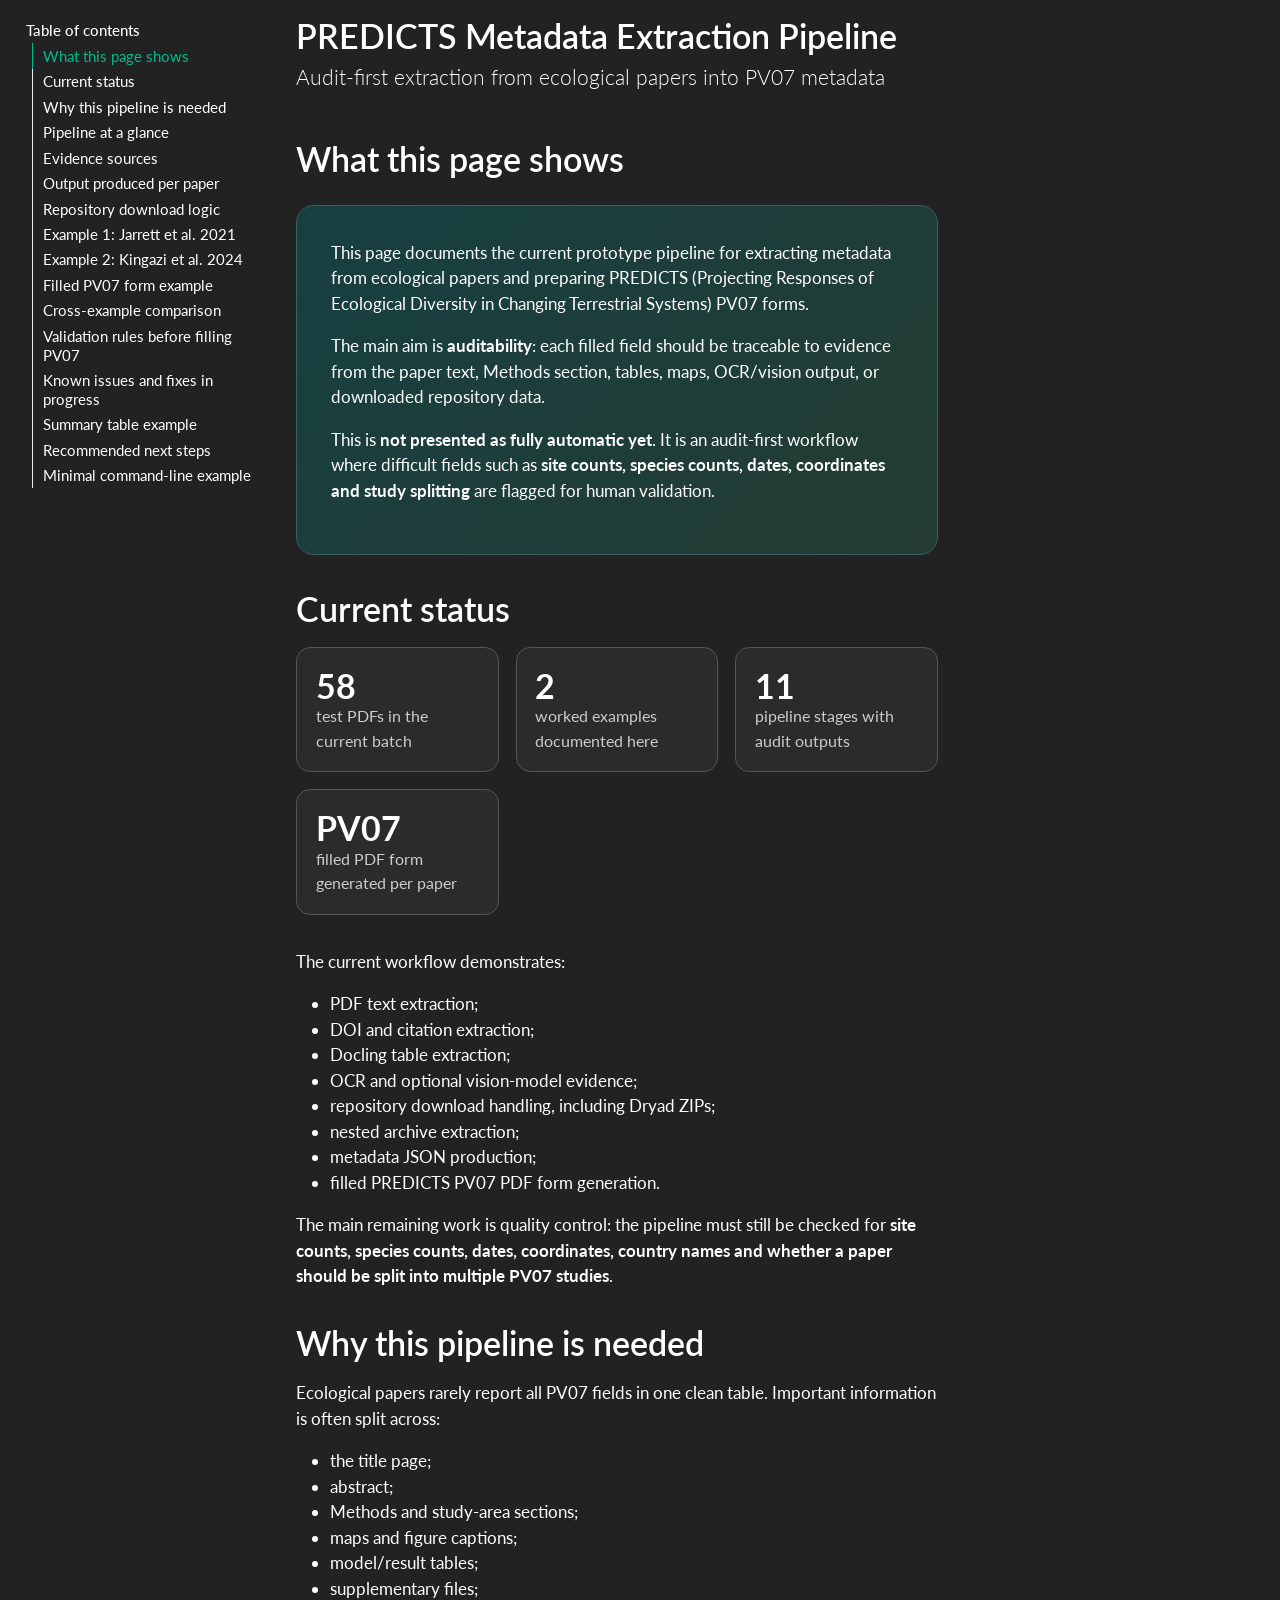
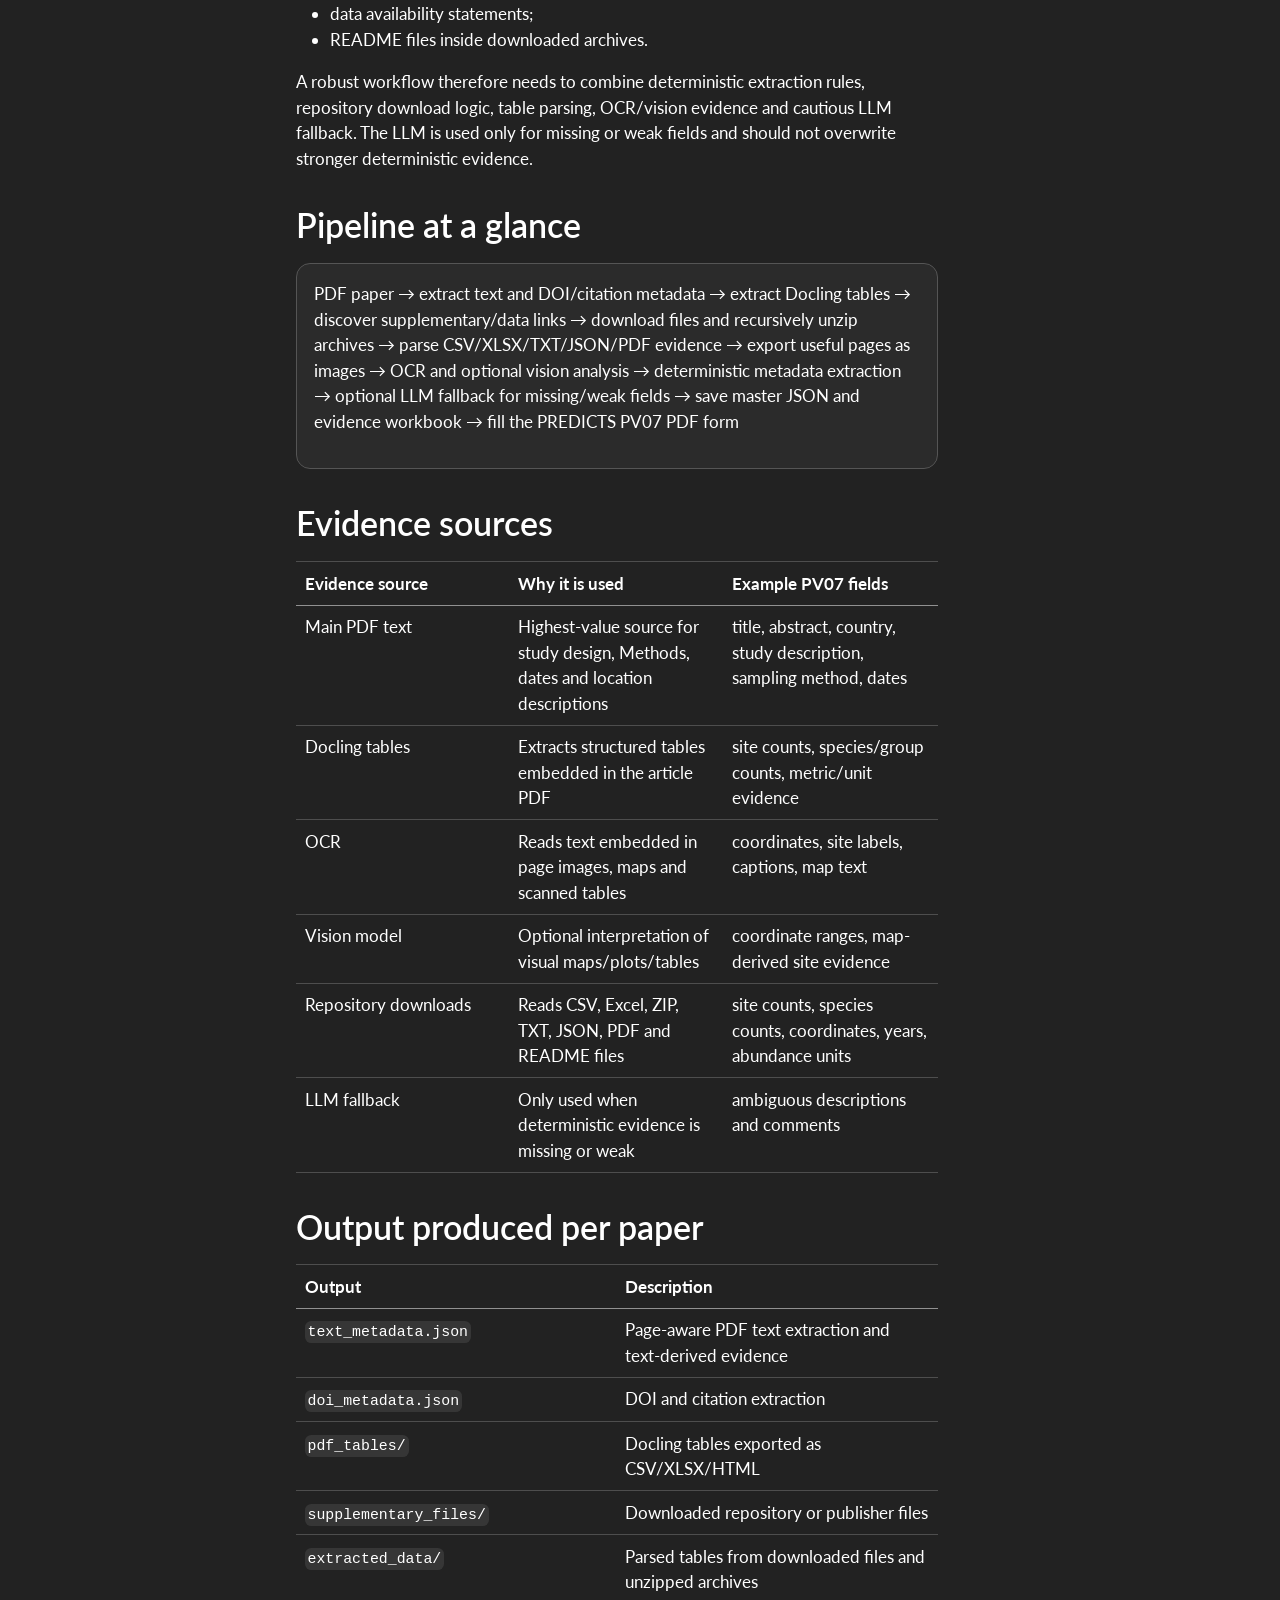
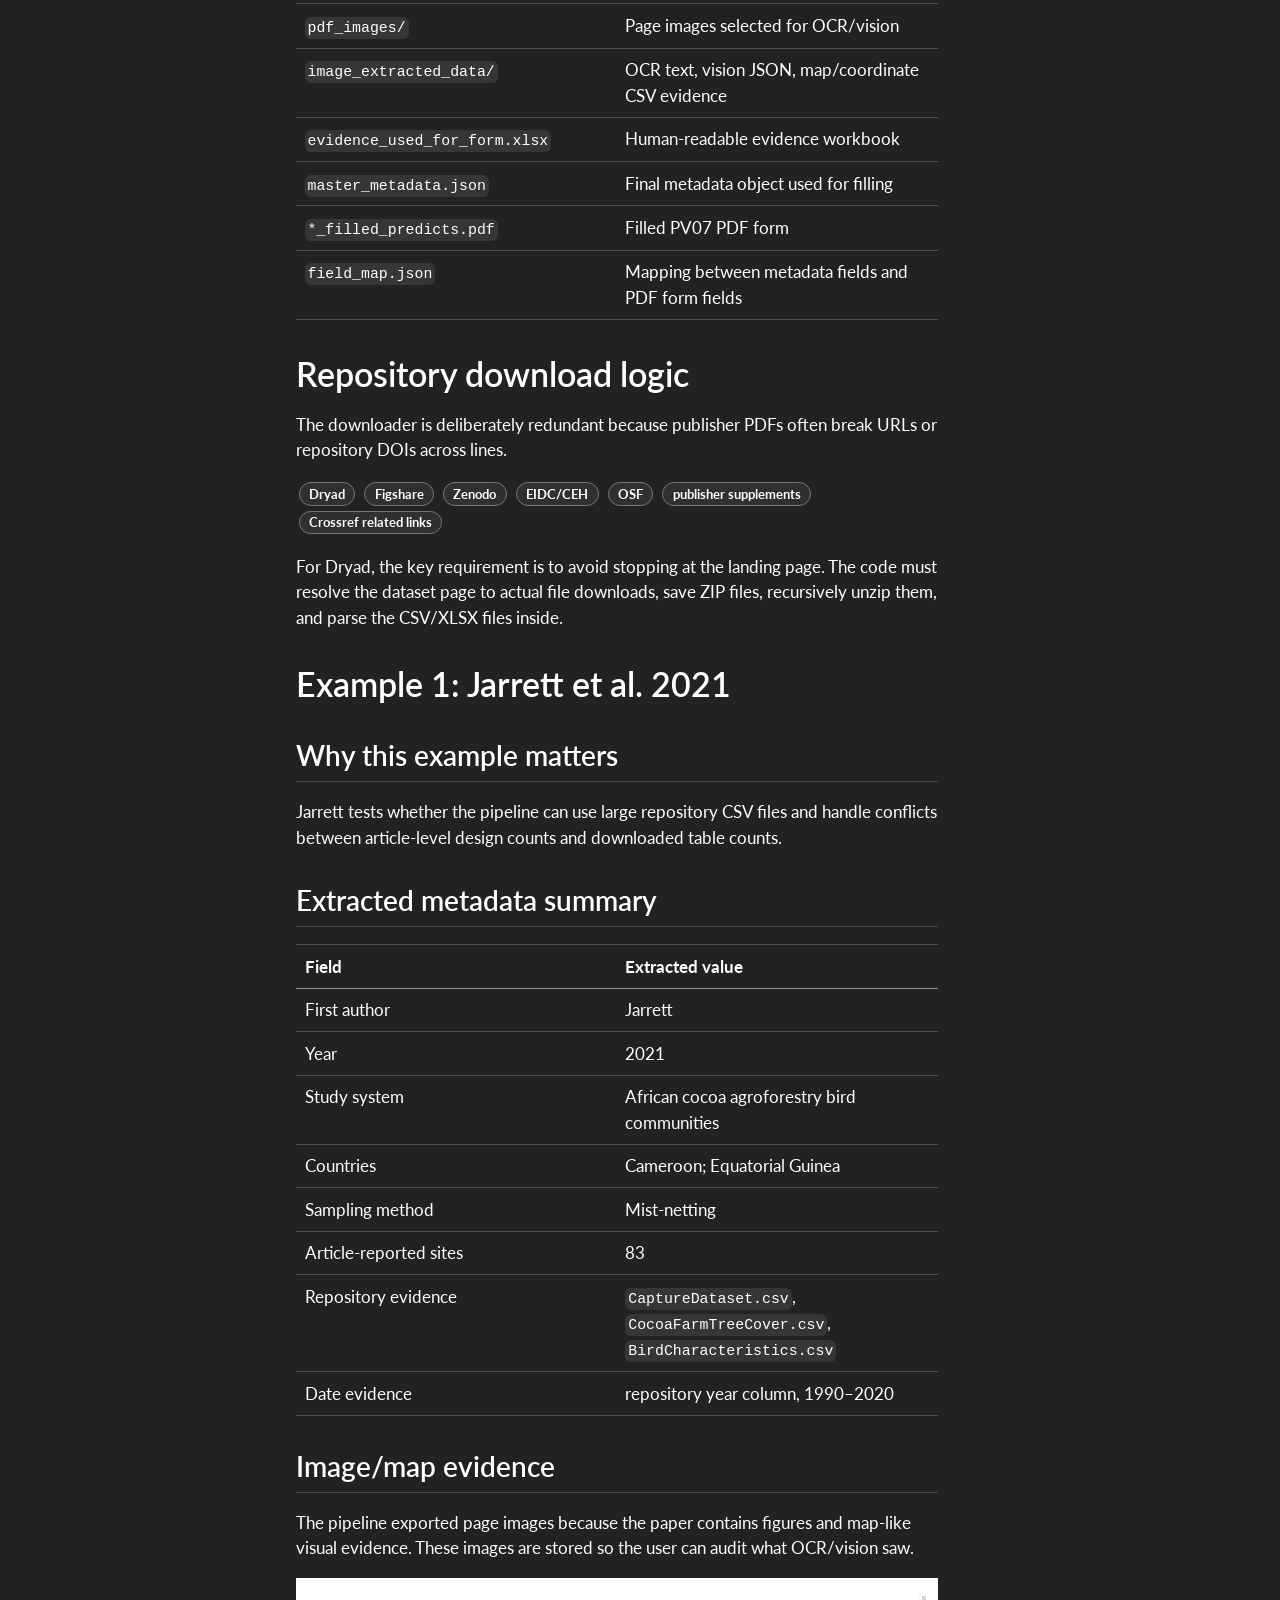
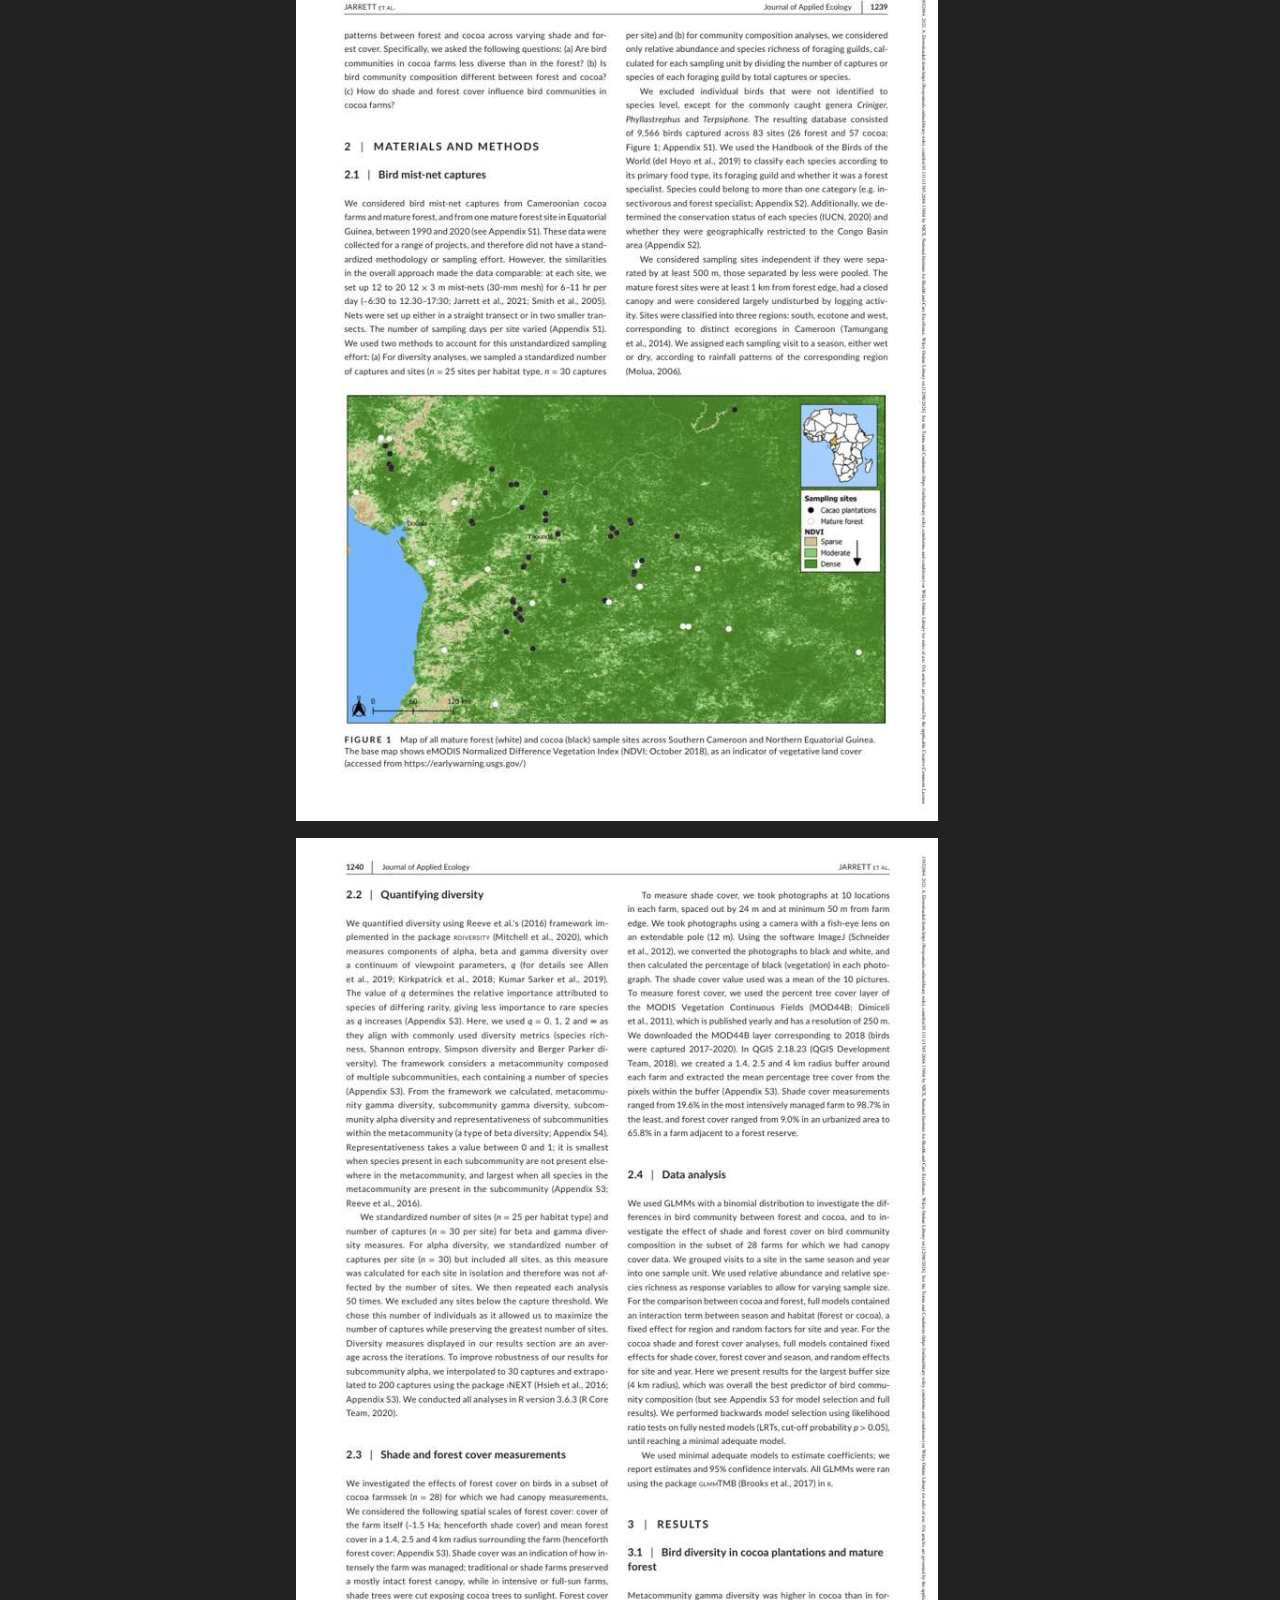
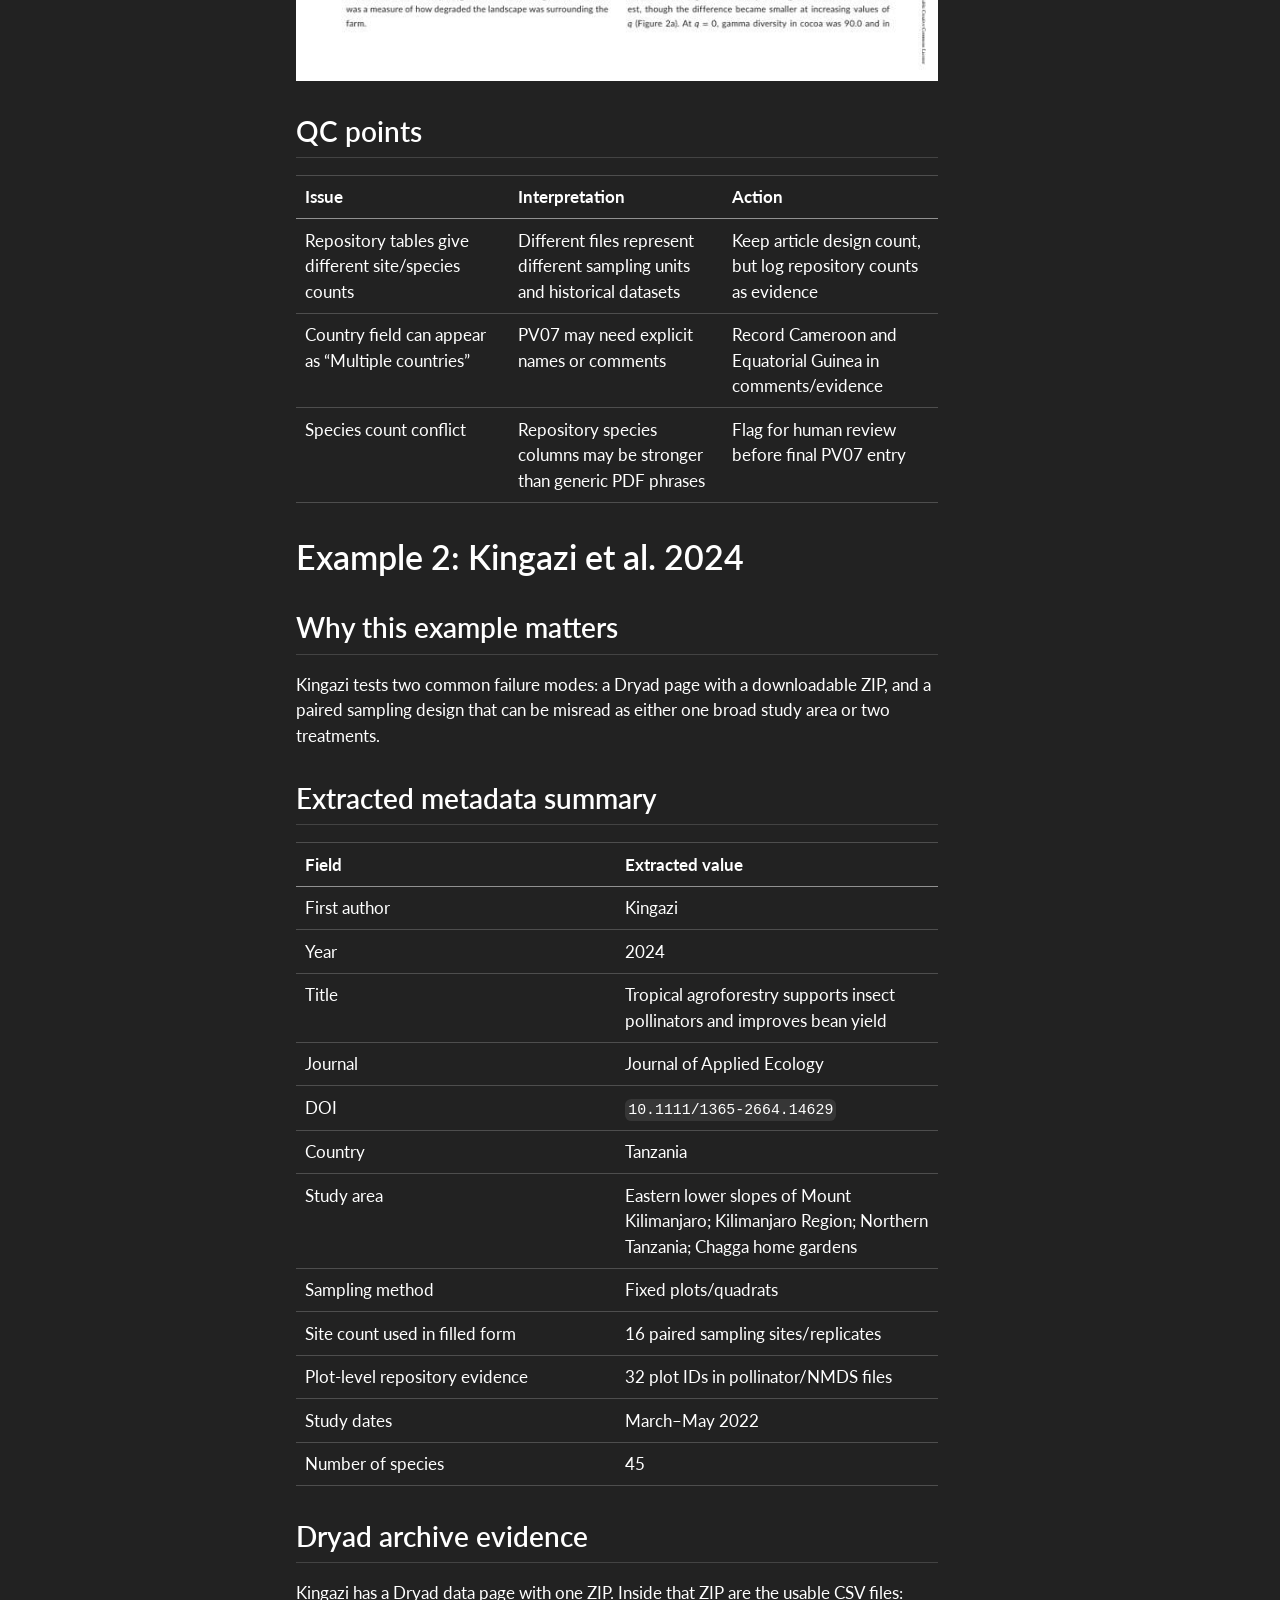
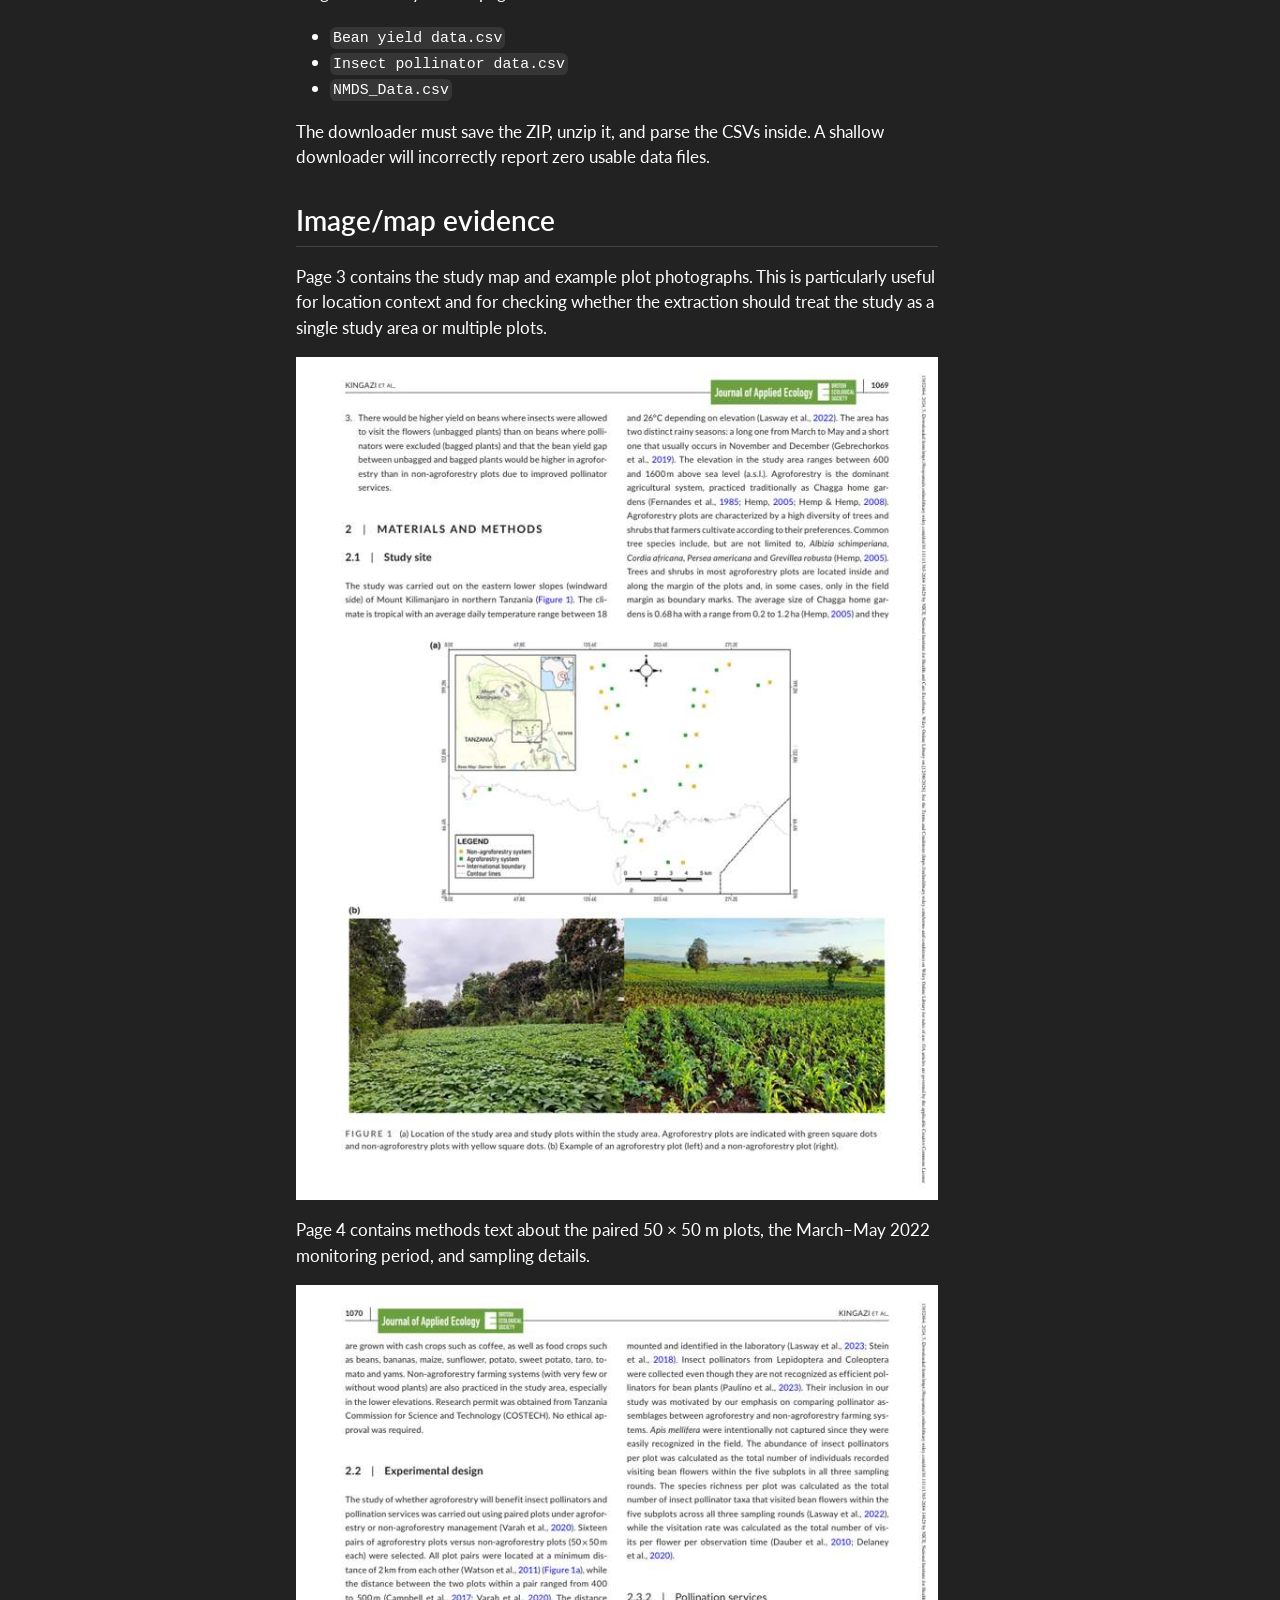
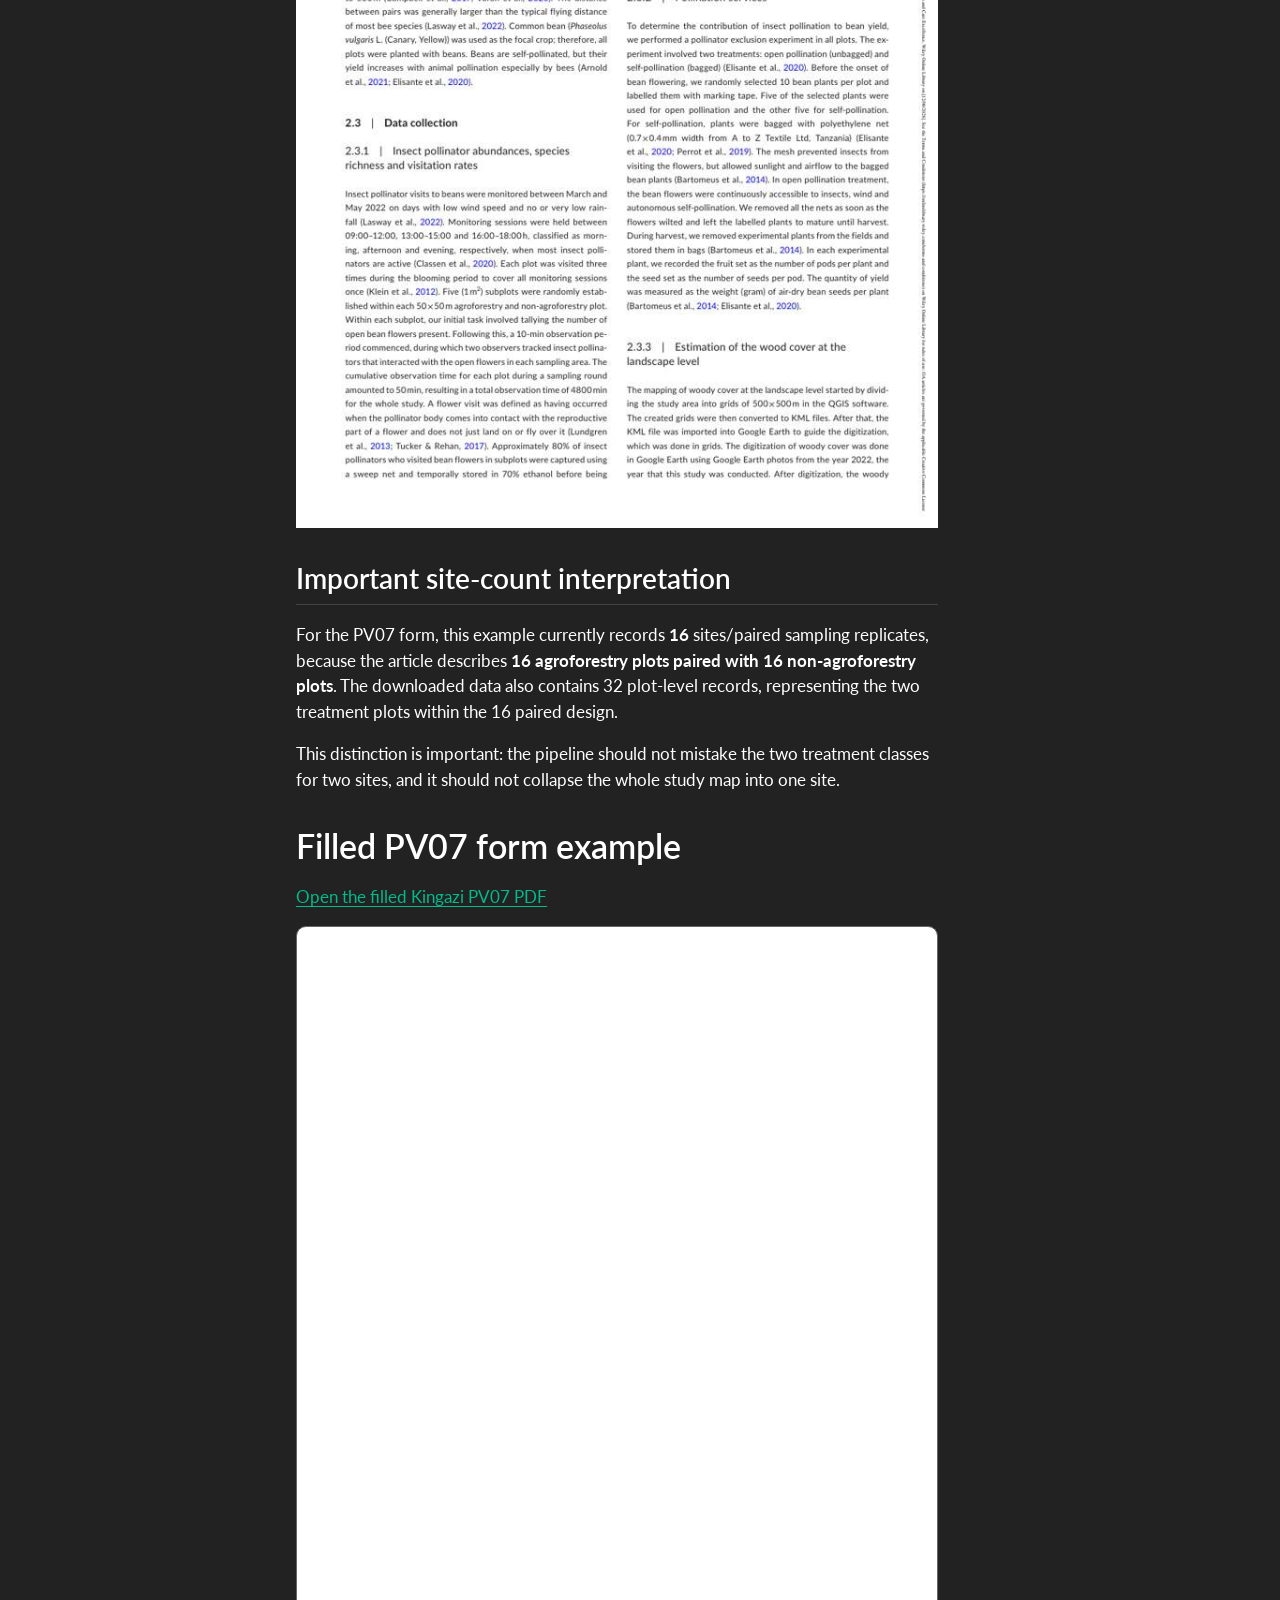
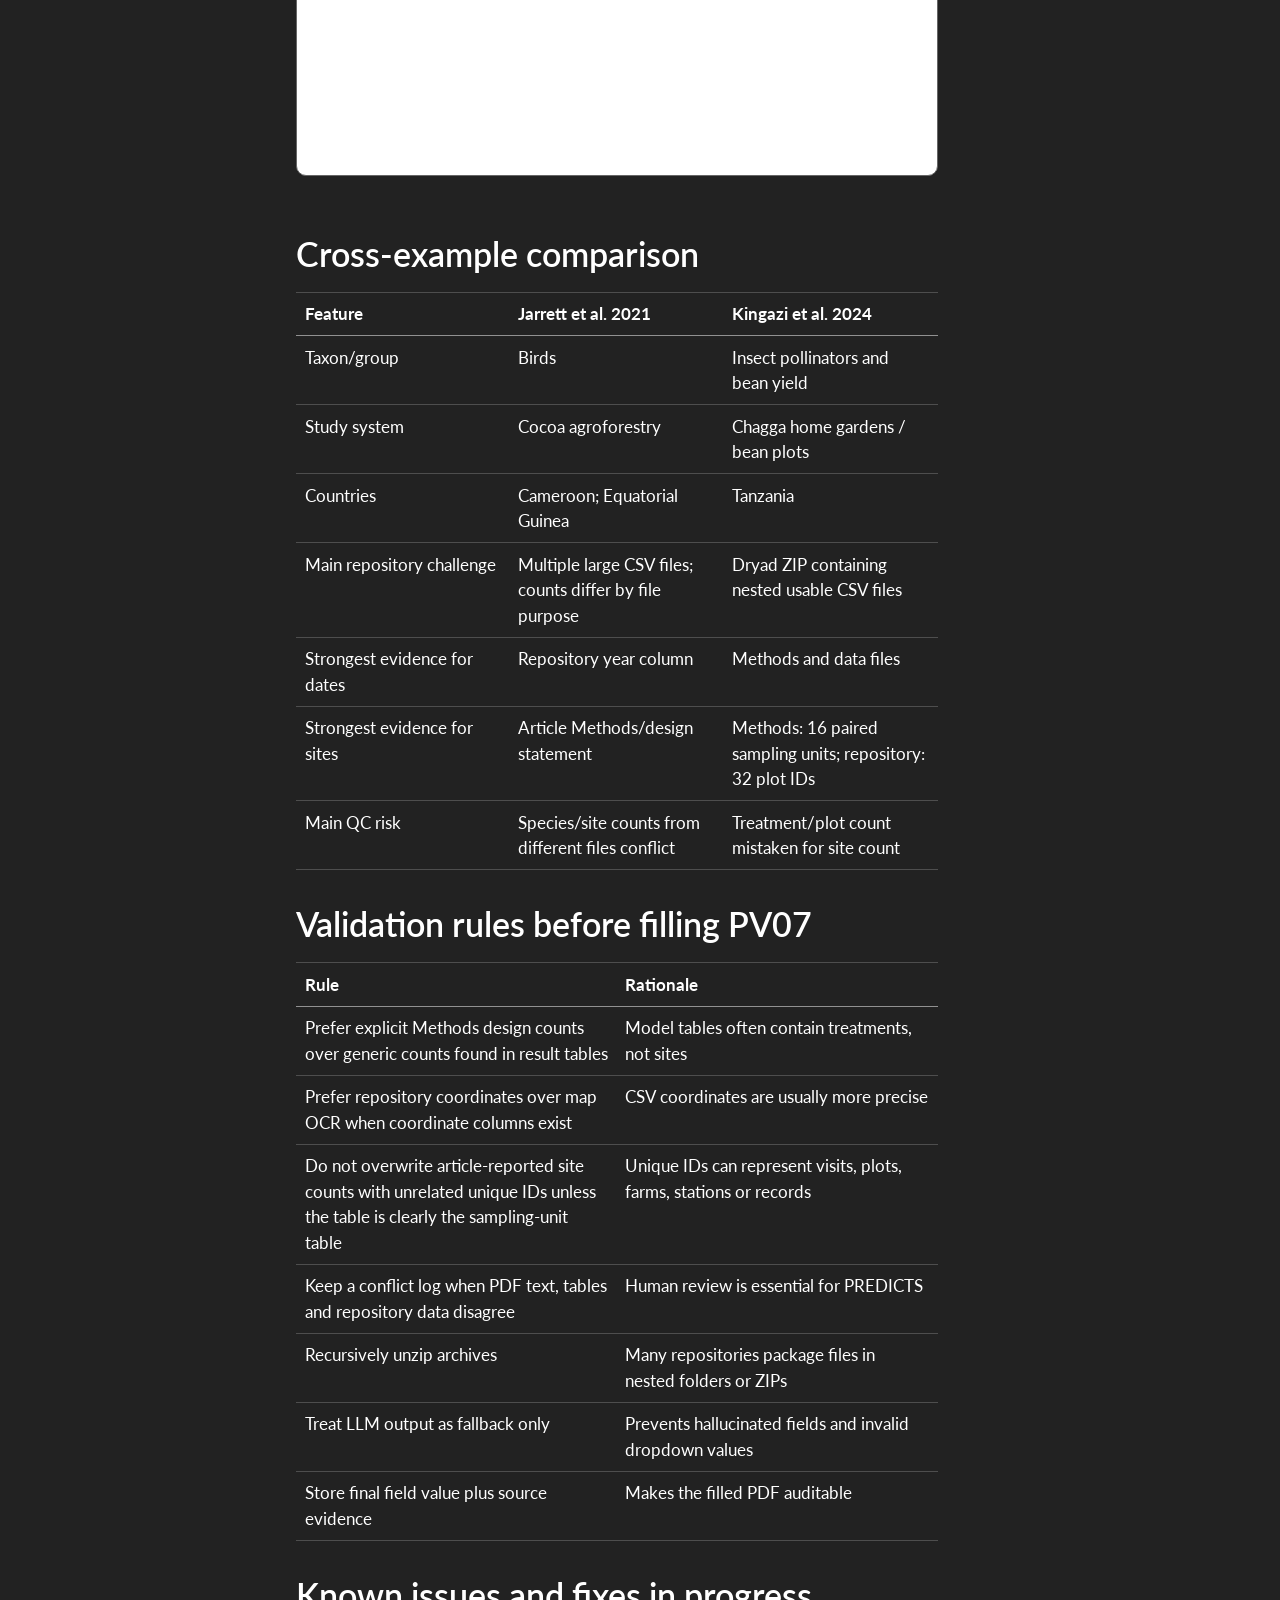
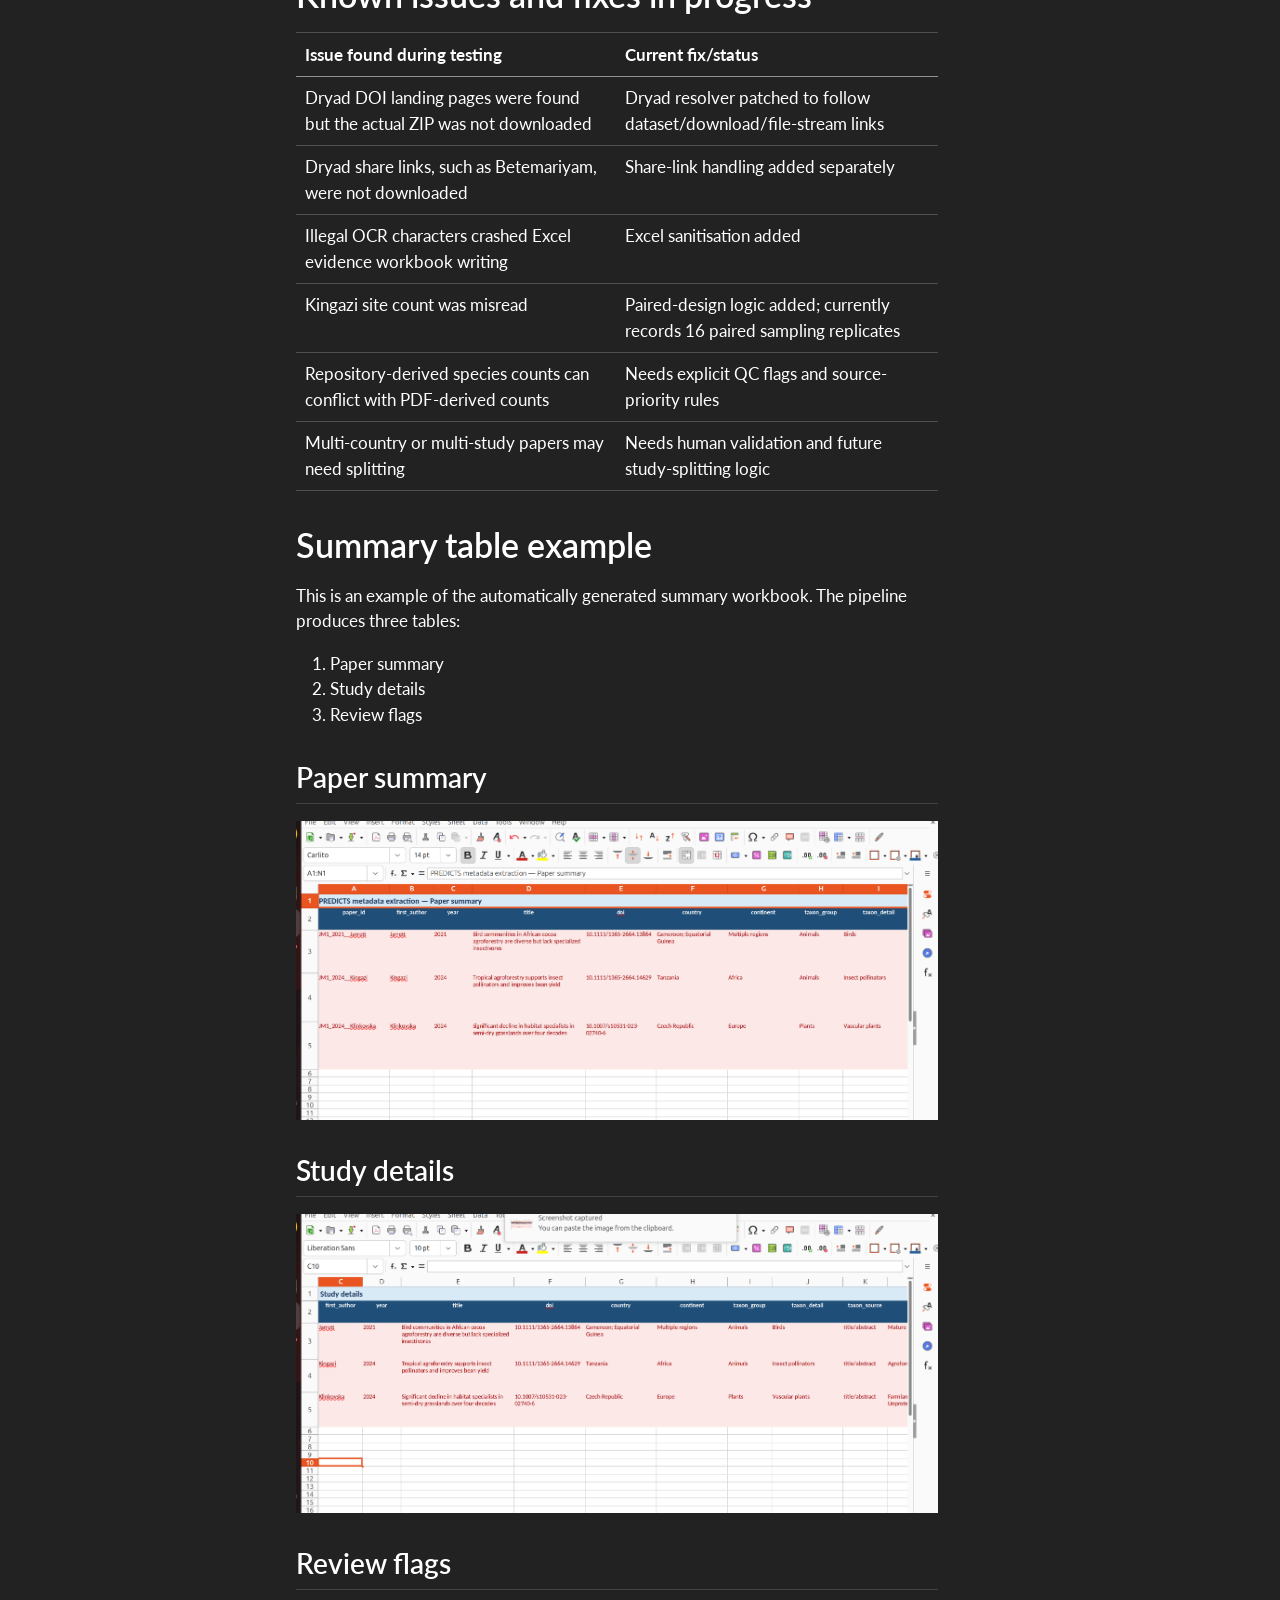
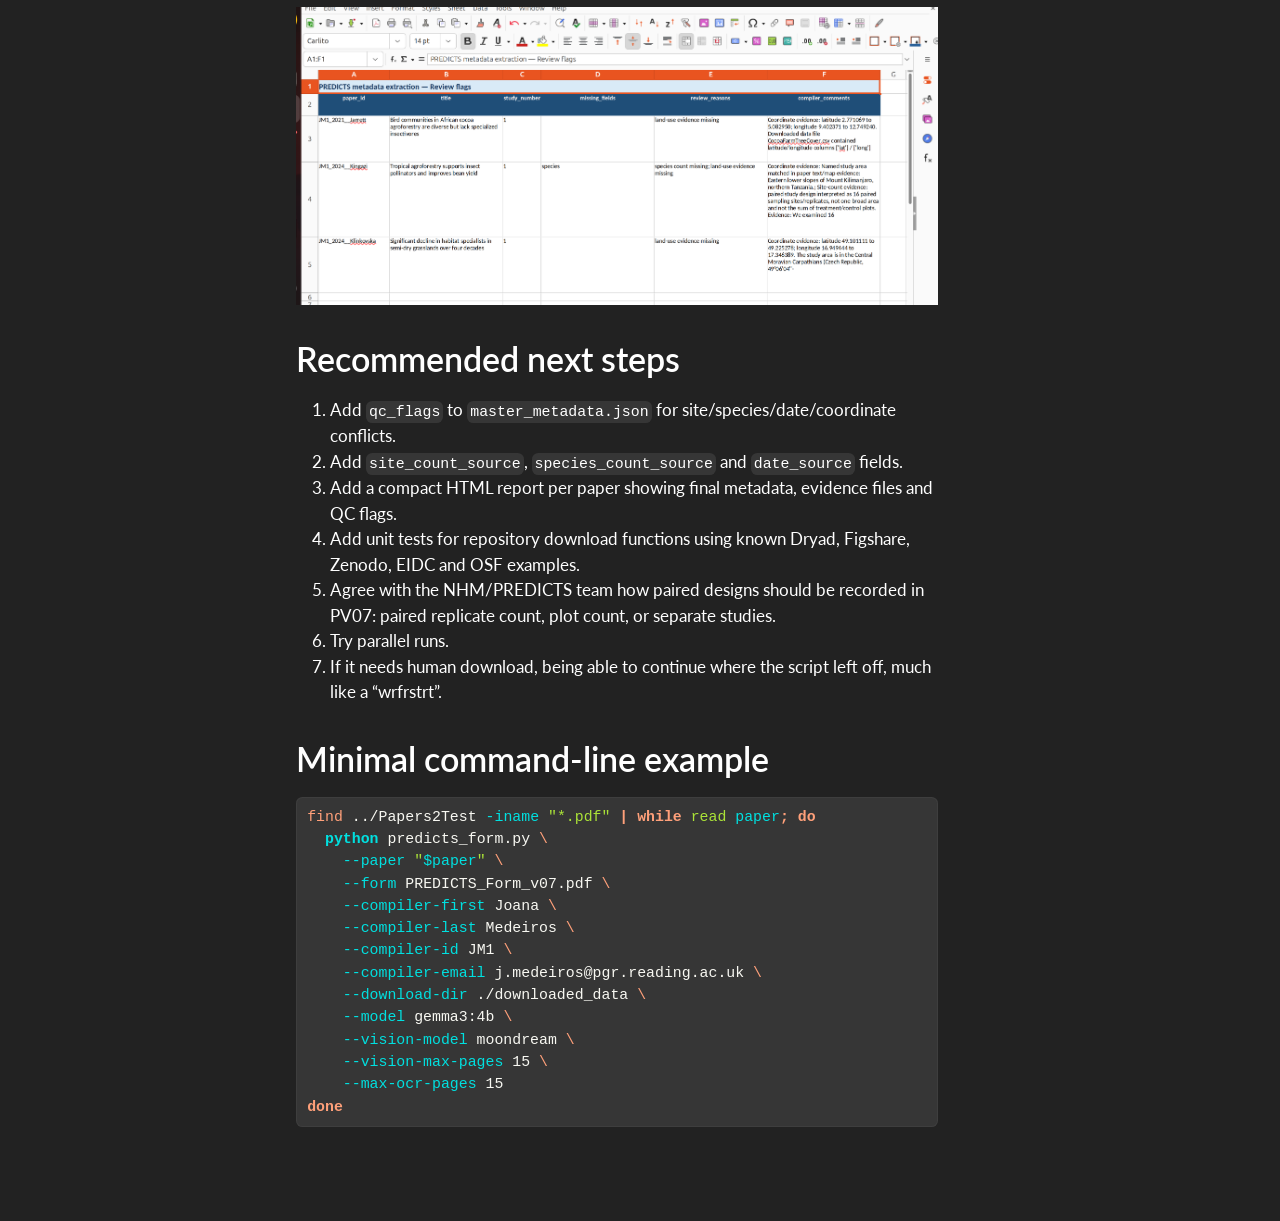
<file: docs/index.html>
<!DOCTYPE html>
<html xmlns="http://www.w3.org/1999/xhtml" lang="en" xml:lang="en"><head>

<meta charset="utf-8">
<meta name="generator" content="quarto-1.9.38">

<meta name="viewport" content="width=device-width, initial-scale=1.0, user-scalable=yes">


<title>PREDICTS Metadata Extraction Pipeline</title>
<style>
/* Default styles provided by pandoc.
** See https://pandoc.org/MANUAL.html#variables-for-html for config info.
*/
code{white-space: pre-wrap;}
span.smallcaps{font-variant: small-caps;}
div.columns{display: flex; gap: min(4vw, 1.5em);}
div.column{flex: auto; overflow-x: auto;}
div.hanging-indent{margin-left: 1.5em; text-indent: -1.5em;}
ul.task-list{list-style: none;}
ul.task-list li input[type="checkbox"] {
  width: 0.8em;
  margin: 0 0.8em 0.2em -1em; /* quarto-specific, see https://github.com/quarto-dev/quarto-cli/issues/4556 */ 
  vertical-align: middle;
}
/* CSS for syntax highlighting */
html { -webkit-text-size-adjust: 100%; }
pre > code.sourceCode { white-space: pre; position: relative; }
pre > code.sourceCode > span { display: inline-block; line-height: 1.25; }
pre > code.sourceCode > span:empty { height: 1.2em; }
.sourceCode { overflow: visible; }
code.sourceCode > span { color: inherit; text-decoration: inherit; }
div.sourceCode { margin: 1em 0; }
pre.sourceCode { margin: 0; }
@media screen {
div.sourceCode { overflow: auto; }
}
@media print {
pre > code.sourceCode { white-space: pre-wrap; }
pre > code.sourceCode > span { text-indent: -5em; padding-left: 5em; }
}
pre.numberSource code
  { counter-reset: source-line 0; }
pre.numberSource code > span
  { position: relative; left: -4em; counter-increment: source-line; }
pre.numberSource code > span > a:first-child::before
  { content: counter(source-line);
    position: relative; left: -1em; text-align: right; vertical-align: baseline;
    border: none; display: inline-block;
    -webkit-touch-callout: none; -webkit-user-select: none;
    -khtml-user-select: none; -moz-user-select: none;
    -ms-user-select: none; user-select: none;
    padding: 0 4px; width: 4em;
  }
pre.numberSource { margin-left: 3em;  padding-left: 4px; }
div.sourceCode
  {   }
@media screen {
pre > code.sourceCode > span > a:first-child::before { text-decoration: underline; }
}
</style>


<script src="pipeline_files/libs/clipboard/clipboard.min.js"></script>
<script src="pipeline_files/libs/quarto-html/quarto.js" type="module"></script>
<script src="pipeline_files/libs/quarto-html/tabsets/tabsets.js" type="module"></script>
<script src="pipeline_files/libs/quarto-html/popper.min.js"></script>
<script src="pipeline_files/libs/quarto-html/tippy.umd.min.js"></script>
<script src="pipeline_files/libs/quarto-html/anchor.min.js"></script>
<link href="pipeline_files/libs/quarto-html/tippy.css" rel="stylesheet">
<link href="pipeline_files/libs/quarto-html/quarto-syntax-highlighting-dark-0a6b7249c26820e032cb0bd839ff02b1.css" rel="stylesheet" id="quarto-text-highlighting-styles">
<script src="pipeline_files/libs/bootstrap/bootstrap.min.js"></script>
<link href="pipeline_files/libs/bootstrap/bootstrap-icons.css" rel="stylesheet">
<link href="pipeline_files/libs/bootstrap/bootstrap-7520ffd05d4f72888efbdd741da2811d.min.css" rel="stylesheet" append-hash="true" id="quarto-bootstrap" data-mode="dark">
<style>html{ scroll-behavior: smooth; }</style>


</head>

<body class="quarto-light">

<div id="quarto-content" class="page-columns page-rows-contents page-layout-article toc-left">
<div id="quarto-sidebar-toc-left" class="sidebar toc-left">
  <nav id="TOC" role="doc-toc" class="toc-active">
    <h2 id="toc-title">Table of contents</h2>
   
  <ul>
  <li><a href="#what-this-page-shows" id="toc-what-this-page-shows" class="nav-link active" data-scroll-target="#what-this-page-shows">What this page shows</a></li>
  <li><a href="#current-status" id="toc-current-status" class="nav-link" data-scroll-target="#current-status">Current status</a></li>
  <li><a href="#why-this-pipeline-is-needed" id="toc-why-this-pipeline-is-needed" class="nav-link" data-scroll-target="#why-this-pipeline-is-needed">Why this pipeline is needed</a></li>
  <li><a href="#pipeline-at-a-glance" id="toc-pipeline-at-a-glance" class="nav-link" data-scroll-target="#pipeline-at-a-glance">Pipeline at a glance</a></li>
  <li><a href="#evidence-sources" id="toc-evidence-sources" class="nav-link" data-scroll-target="#evidence-sources">Evidence sources</a></li>
  <li><a href="#output-produced-per-paper" id="toc-output-produced-per-paper" class="nav-link" data-scroll-target="#output-produced-per-paper">Output produced per paper</a></li>
  <li><a href="#repository-download-logic" id="toc-repository-download-logic" class="nav-link" data-scroll-target="#repository-download-logic">Repository download logic</a></li>
  <li><a href="#example-1-jarrett-et-al.-2021" id="toc-example-1-jarrett-et-al.-2021" class="nav-link" data-scroll-target="#example-1-jarrett-et-al.-2021">Example 1: Jarrett et al.&nbsp;2021</a>
  <ul class="collapse">
  <li><a href="#why-this-example-matters" id="toc-why-this-example-matters" class="nav-link" data-scroll-target="#why-this-example-matters">Why this example matters</a></li>
  <li><a href="#extracted-metadata-summary" id="toc-extracted-metadata-summary" class="nav-link" data-scroll-target="#extracted-metadata-summary">Extracted metadata summary</a></li>
  <li><a href="#imagemap-evidence" id="toc-imagemap-evidence" class="nav-link" data-scroll-target="#imagemap-evidence">Image/map evidence</a></li>
  <li><a href="#qc-points" id="toc-qc-points" class="nav-link" data-scroll-target="#qc-points">QC points</a></li>
  </ul></li>
  <li><a href="#example-2-kingazi-et-al.-2024" id="toc-example-2-kingazi-et-al.-2024" class="nav-link" data-scroll-target="#example-2-kingazi-et-al.-2024">Example 2: Kingazi et al.&nbsp;2024</a>
  <ul class="collapse">
  <li><a href="#why-this-example-matters-1" id="toc-why-this-example-matters-1" class="nav-link" data-scroll-target="#why-this-example-matters-1">Why this example matters</a></li>
  <li><a href="#extracted-metadata-summary-1" id="toc-extracted-metadata-summary-1" class="nav-link" data-scroll-target="#extracted-metadata-summary-1">Extracted metadata summary</a></li>
  <li><a href="#dryad-archive-evidence" id="toc-dryad-archive-evidence" class="nav-link" data-scroll-target="#dryad-archive-evidence">Dryad archive evidence</a></li>
  <li><a href="#imagemap-evidence-1" id="toc-imagemap-evidence-1" class="nav-link" data-scroll-target="#imagemap-evidence-1">Image/map evidence</a></li>
  <li><a href="#important-site-count-interpretation" id="toc-important-site-count-interpretation" class="nav-link" data-scroll-target="#important-site-count-interpretation">Important site-count interpretation</a></li>
  </ul></li>
  <li><a href="#filled-pv07-form-example" id="toc-filled-pv07-form-example" class="nav-link" data-scroll-target="#filled-pv07-form-example">Filled PV07 form example</a></li>
  <li><a href="#cross-example-comparison" id="toc-cross-example-comparison" class="nav-link" data-scroll-target="#cross-example-comparison">Cross-example comparison</a></li>
  <li><a href="#validation-rules-before-filling-pv07" id="toc-validation-rules-before-filling-pv07" class="nav-link" data-scroll-target="#validation-rules-before-filling-pv07">Validation rules before filling PV07</a></li>
  <li><a href="#known-issues-and-fixes-in-progress" id="toc-known-issues-and-fixes-in-progress" class="nav-link" data-scroll-target="#known-issues-and-fixes-in-progress">Known issues and fixes in progress</a></li>
  <li><a href="#summary-table-example" id="toc-summary-table-example" class="nav-link" data-scroll-target="#summary-table-example">Summary table example</a>
  <ul class="collapse">
  <li><a href="#paper-summary" id="toc-paper-summary" class="nav-link" data-scroll-target="#paper-summary">Paper summary</a></li>
  <li><a href="#study-details" id="toc-study-details" class="nav-link" data-scroll-target="#study-details">Study details</a></li>
  <li><a href="#review-flags" id="toc-review-flags" class="nav-link" data-scroll-target="#review-flags">Review flags</a></li>
  </ul></li>
  <li><a href="#recommended-next-steps" id="toc-recommended-next-steps" class="nav-link" data-scroll-target="#recommended-next-steps">Recommended next steps</a></li>
  <li><a href="#minimal-command-line-example" id="toc-minimal-command-line-example" class="nav-link" data-scroll-target="#minimal-command-line-example">Minimal command-line example</a></li>
  </ul>
</nav>
</div>
<div id="quarto-margin-sidebar" class="sidebar margin-sidebar zindex-bottom">
</div>
<main class="content" id="quarto-document-content">

<header id="title-block-header" class="quarto-title-block default">
<div class="quarto-title">
<h1 class="title">PREDICTS Metadata Extraction Pipeline</h1>
<p class="subtitle lead">Audit-first extraction from ecological papers into PV07 metadata</p>
</div>



<div class="quarto-title-meta">

    
  
    
  </div>
  


</header>


<style>
.hero {
  background: linear-gradient(135deg, #173f42, #243c32);
  border: 1px solid #3c6061;
  border-radius: 18px;
  padding: 2rem;
  margin: 1.5rem 0 2rem 0;
}
.hero h1, .hero h2, .hero h3 { margin-top: 0; }
.status-grid {
  display: grid;
  grid-template-columns: repeat(auto-fit, minmax(180px, 1fr));
  gap: 1rem;
  margin: 1rem 0 2rem 0;
}
.status-card {
  border: 1px solid #555;
  border-radius: 14px;
  padding: 1.1rem;
  background: #2b2b2b;
}
.status-card .big {
  font-size: 2rem;
  font-weight: 700;
  line-height: 1.1;
}
.status-card .label {
  color: #ccc;
  font-size: 0.95rem;
}
.flow {
  border: 1px solid #555;
  border-radius: 14px;
  padding: 1rem;
  background: #2b2b2b;
  font-size: 1rem;
}
.badge {
  display: inline-block;
  padding: 0.25rem 0.55rem;
  border-radius: 999px;
  border: 1px solid #777;
  margin: 0.15rem;
  background: #303030;
}
iframe.pdf-preview {
  width: 100%;
  height: 850px;
  border: 1px solid #666;
  border-radius: 10px;
  background: white;
}
</style>
<section id="what-this-page-shows" class="level1">
<h1>What this page shows</h1>
<div class="hero">
<p>This page documents the current prototype pipeline for extracting metadata from ecological papers and preparing PREDICTS (Projecting Responses of Ecological Diversity in Changing Terrestrial Systems) PV07 forms.</p>
<p>The main aim is <strong>auditability</strong>: each filled field should be traceable to evidence from the paper text, Methods section, tables, maps, OCR/vision output, or downloaded repository data.</p>
<p>This is <strong>not presented as fully automatic yet</strong>. It is an audit-first workflow where difficult fields such as <strong>site counts, species counts, dates, coordinates and study splitting</strong> are flagged for human validation.</p>
</div>
</section>
<section id="current-status" class="level1">
<h1>Current status</h1>
<div class="status-grid">
<div class="status-card">
<div class="big">
58
</div>
<div class="label">
test PDFs in the current batch
</div>
</div>
<div class="status-card">
<div class="big">
2
</div>
<div class="label">
worked examples documented here
</div>
</div>
<div class="status-card">
<div class="big">
11
</div>
<div class="label">
pipeline stages with audit outputs
</div>
</div>
<div class="status-card">
<div class="big">
PV07
</div>
<div class="label">
filled PDF form generated per paper
</div>
</div>
</div>
<p>The current workflow demonstrates:</p>
<ul>
<li>PDF text extraction;</li>
<li>DOI and citation extraction;</li>
<li>Docling table extraction;</li>
<li>OCR and optional vision-model evidence;</li>
<li>repository download handling, including Dryad ZIPs;</li>
<li>nested archive extraction;</li>
<li>metadata JSON production;</li>
<li>filled PREDICTS PV07 PDF form generation.</li>
</ul>
<p>The main remaining work is quality control: the pipeline must still be checked for <strong>site counts, species counts, dates, coordinates, country names and whether a paper should be split into multiple PV07 studies</strong>.</p>
</section>
<section id="why-this-pipeline-is-needed" class="level1">
<h1>Why this pipeline is needed</h1>
<p>Ecological papers rarely report all PV07 fields in one clean table. Important information is often split across:</p>
<ul>
<li>the title page;</li>
<li>abstract;</li>
<li>Methods and study-area sections;</li>
<li>maps and figure captions;</li>
<li>model/result tables;</li>
<li>supplementary files;</li>
<li>data availability statements;</li>
<li>README files inside downloaded archives.</li>
</ul>
<p>A robust workflow therefore needs to combine deterministic extraction rules, repository download logic, table parsing, OCR/vision evidence and cautious LLM fallback. The LLM is used only for missing or weak fields and should not overwrite stronger deterministic evidence.</p>
</section>
<section id="pipeline-at-a-glance" class="level1">
<h1>Pipeline at a glance</h1>
<div class="flow">
<p>PDF paper → extract text and DOI/citation metadata → extract Docling tables → discover supplementary/data links → download files and recursively unzip archives → parse CSV/XLSX/TXT/JSON/PDF evidence → export useful pages as images → OCR and optional vision analysis → deterministic metadata extraction → optional LLM fallback for missing/weak fields → save master JSON and evidence workbook → fill the PREDICTS PV07 PDF form</p>
</div>
</section>
<section id="evidence-sources" class="level1">
<h1>Evidence sources</h1>
<table class="caption-top table">
<colgroup>
<col style="width: 33%">
<col style="width: 33%">
<col style="width: 33%">
</colgroup>
<thead>
<tr class="header">
<th>Evidence source</th>
<th>Why it is used</th>
<th>Example PV07 fields</th>
</tr>
</thead>
<tbody>
<tr class="odd">
<td>Main PDF text</td>
<td>Highest-value source for study design, Methods, dates and location descriptions</td>
<td>title, abstract, country, study description, sampling method, dates</td>
</tr>
<tr class="even">
<td>Docling tables</td>
<td>Extracts structured tables embedded in the article PDF</td>
<td>site counts, species/group counts, metric/unit evidence</td>
</tr>
<tr class="odd">
<td>OCR</td>
<td>Reads text embedded in page images, maps and scanned tables</td>
<td>coordinates, site labels, captions, map text</td>
</tr>
<tr class="even">
<td>Vision model</td>
<td>Optional interpretation of visual maps/plots/tables</td>
<td>coordinate ranges, map-derived site evidence</td>
</tr>
<tr class="odd">
<td>Repository downloads</td>
<td>Reads CSV, Excel, ZIP, TXT, JSON, PDF and README files</td>
<td>site counts, species counts, coordinates, years, abundance units</td>
</tr>
<tr class="even">
<td>LLM fallback</td>
<td>Only used when deterministic evidence is missing or weak</td>
<td>ambiguous descriptions and comments</td>
</tr>
</tbody>
</table>
</section>
<section id="output-produced-per-paper" class="level1">
<h1>Output produced per paper</h1>
<table class="caption-top table">
<colgroup>
<col style="width: 50%">
<col style="width: 50%">
</colgroup>
<thead>
<tr class="header">
<th>Output</th>
<th>Description</th>
</tr>
</thead>
<tbody>
<tr class="odd">
<td><code>text_metadata.json</code></td>
<td>Page-aware PDF text extraction and text-derived evidence</td>
</tr>
<tr class="even">
<td><code>doi_metadata.json</code></td>
<td>DOI and citation extraction</td>
</tr>
<tr class="odd">
<td><code>pdf_tables/</code></td>
<td>Docling tables exported as CSV/XLSX/HTML</td>
</tr>
<tr class="even">
<td><code>supplementary_files/</code></td>
<td>Downloaded repository or publisher files</td>
</tr>
<tr class="odd">
<td><code>extracted_data/</code></td>
<td>Parsed tables from downloaded files and unzipped archives</td>
</tr>
<tr class="even">
<td><code>pdf_images/</code></td>
<td>Page images selected for OCR/vision</td>
</tr>
<tr class="odd">
<td><code>image_extracted_data/</code></td>
<td>OCR text, vision JSON, map/coordinate CSV evidence</td>
</tr>
<tr class="even">
<td><code>evidence_used_for_form.xlsx</code></td>
<td>Human-readable evidence workbook</td>
</tr>
<tr class="odd">
<td><code>master_metadata.json</code></td>
<td>Final metadata object used for filling</td>
</tr>
<tr class="even">
<td><code>*_filled_predicts.pdf</code></td>
<td>Filled PV07 PDF form</td>
</tr>
<tr class="odd">
<td><code>field_map.json</code></td>
<td>Mapping between metadata fields and PDF form fields</td>
</tr>
</tbody>
</table>
</section>
<section id="repository-download-logic" class="level1">
<h1>Repository download logic</h1>
<p>The downloader is deliberately redundant because publisher PDFs often break URLs or repository DOIs across lines.</p>
<p><span class="badge">Dryad</span> <span class="badge">Figshare</span> <span class="badge">Zenodo</span> <span class="badge">EIDC/CEH</span> <span class="badge">OSF</span> <span class="badge">publisher supplements</span> <span class="badge">Crossref related links</span></p>
<p>For Dryad, the key requirement is to avoid stopping at the landing page. The code must resolve the dataset page to actual file downloads, save ZIP files, recursively unzip them, and parse the CSV/XLSX files inside.</p>
</section>
<section id="example-1-jarrett-et-al.-2021" class="level1">
<h1>Example 1: Jarrett et al.&nbsp;2021</h1>
<section id="why-this-example-matters" class="level2">
<h2 class="anchored" data-anchor-id="why-this-example-matters">Why this example matters</h2>
<p>Jarrett tests whether the pipeline can use large repository CSV files and handle conflicts between article-level design counts and downloaded table counts.</p>
</section>
<section id="extracted-metadata-summary" class="level2">
<h2 class="anchored" data-anchor-id="extracted-metadata-summary">Extracted metadata summary</h2>
<table class="caption-top table">
<colgroup>
<col style="width: 50%">
<col style="width: 50%">
</colgroup>
<thead>
<tr class="header">
<th>Field</th>
<th>Extracted value</th>
</tr>
</thead>
<tbody>
<tr class="odd">
<td>First author</td>
<td>Jarrett</td>
</tr>
<tr class="even">
<td>Year</td>
<td>2021</td>
</tr>
<tr class="odd">
<td>Study system</td>
<td>African cocoa agroforestry bird communities</td>
</tr>
<tr class="even">
<td>Countries</td>
<td>Cameroon; Equatorial Guinea</td>
</tr>
<tr class="odd">
<td>Sampling method</td>
<td>Mist-netting</td>
</tr>
<tr class="even">
<td>Article-reported sites</td>
<td>83</td>
</tr>
<tr class="odd">
<td>Repository evidence</td>
<td><code>CaptureDataset.csv</code>, <code>CocoaFarmTreeCover.csv</code>, <code>BirdCharacteristics.csv</code></td>
</tr>
<tr class="even">
<td>Date evidence</td>
<td>repository year column, 1990–2020</td>
</tr>
</tbody>
</table>
</section>
<section id="imagemap-evidence" class="level2">
<h2 class="anchored" data-anchor-id="imagemap-evidence">Image/map evidence</h2>
<p>The pipeline exported page images because the paper contains figures and map-like visual evidence. These images are stored so the user can audit what OCR/vision saw.</p>
<p><img src="assets/jarrett_page3.jpg" class="img-fluid" alt="Exported page image from Jarrett et al. showing the study context and figure evidence."></p>
<p><img src="assets/jarrett_page4.jpg" class="img-fluid" alt="Exported page image from Jarrett et al. used as visual/OCR evidence."></p>
</section>
<section id="qc-points" class="level2">
<h2 class="anchored" data-anchor-id="qc-points">QC points</h2>
<table class="caption-top table">
<colgroup>
<col style="width: 33%">
<col style="width: 33%">
<col style="width: 33%">
</colgroup>
<thead>
<tr class="header">
<th>Issue</th>
<th>Interpretation</th>
<th>Action</th>
</tr>
</thead>
<tbody>
<tr class="odd">
<td>Repository tables give different site/species counts</td>
<td>Different files represent different sampling units and historical datasets</td>
<td>Keep article design count, but log repository counts as evidence</td>
</tr>
<tr class="even">
<td>Country field can appear as “Multiple countries”</td>
<td>PV07 may need explicit names or comments</td>
<td>Record Cameroon and Equatorial Guinea in comments/evidence</td>
</tr>
<tr class="odd">
<td>Species count conflict</td>
<td>Repository species columns may be stronger than generic PDF phrases</td>
<td>Flag for human review before final PV07 entry</td>
</tr>
</tbody>
</table>
</section>
</section>
<section id="example-2-kingazi-et-al.-2024" class="level1">
<h1>Example 2: Kingazi et al.&nbsp;2024</h1>
<section id="why-this-example-matters-1" class="level2">
<h2 class="anchored" data-anchor-id="why-this-example-matters-1">Why this example matters</h2>
<p>Kingazi tests two common failure modes: a Dryad page with a downloadable ZIP, and a paired sampling design that can be misread as either one broad study area or two treatments.</p>
</section>
<section id="extracted-metadata-summary-1" class="level2">
<h2 class="anchored" data-anchor-id="extracted-metadata-summary-1">Extracted metadata summary</h2>
<table class="caption-top table">
<colgroup>
<col style="width: 50%">
<col style="width: 50%">
</colgroup>
<thead>
<tr class="header">
<th>Field</th>
<th>Extracted value</th>
</tr>
</thead>
<tbody>
<tr class="odd">
<td>First author</td>
<td>Kingazi</td>
</tr>
<tr class="even">
<td>Year</td>
<td>2024</td>
</tr>
<tr class="odd">
<td>Title</td>
<td>Tropical agroforestry supports insect pollinators and improves bean yield</td>
</tr>
<tr class="even">
<td>Journal</td>
<td>Journal of Applied Ecology</td>
</tr>
<tr class="odd">
<td>DOI</td>
<td><code>10.1111/1365-2664.14629</code></td>
</tr>
<tr class="even">
<td>Country</td>
<td>Tanzania</td>
</tr>
<tr class="odd">
<td>Study area</td>
<td>Eastern lower slopes of Mount Kilimanjaro; Kilimanjaro Region; Northern Tanzania; Chagga home gardens</td>
</tr>
<tr class="even">
<td>Sampling method</td>
<td>Fixed plots/quadrats</td>
</tr>
<tr class="odd">
<td>Site count used in filled form</td>
<td>16 paired sampling sites/replicates</td>
</tr>
<tr class="even">
<td>Plot-level repository evidence</td>
<td>32 plot IDs in pollinator/NMDS files</td>
</tr>
<tr class="odd">
<td>Study dates</td>
<td>March–May 2022</td>
</tr>
<tr class="even">
<td>Number of species</td>
<td>45</td>
</tr>
</tbody>
</table>
</section>
<section id="dryad-archive-evidence" class="level2">
<h2 class="anchored" data-anchor-id="dryad-archive-evidence">Dryad archive evidence</h2>
<p>Kingazi has a Dryad data page with one ZIP. Inside that ZIP are the usable CSV files:</p>
<ul>
<li><code>Bean yield data.csv</code></li>
<li><code>Insect pollinator data.csv</code></li>
<li><code>NMDS_Data.csv</code></li>
</ul>
<p>The downloader must save the ZIP, unzip it, and parse the CSVs inside. A shallow downloader will incorrectly report zero usable data files.</p>
</section>
<section id="imagemap-evidence-1" class="level2">
<h2 class="anchored" data-anchor-id="imagemap-evidence-1">Image/map evidence</h2>
<p>Page 3 contains the study map and example plot photographs. This is particularly useful for location context and for checking whether the extraction should treat the study as a single study area or multiple plots.</p>
<p><img src="assets/kingazi_page3.jpg" class="img-fluid" alt="Kingazi et al. page 3 with study map and example agroforestry/non-agroforestry plots."></p>
<p>Page 4 contains methods text about the paired 50 × 50 m plots, the March–May 2022 monitoring period, and sampling details.</p>
<p><img src="assets/kingazi_page4.jpg" class="img-fluid" alt="Kingazi et al. page 4 with experimental design and pollinator sampling methods."></p>
</section>
<section id="important-site-count-interpretation" class="level2">
<h2 class="anchored" data-anchor-id="important-site-count-interpretation">Important site-count interpretation</h2>
<p>For the PV07 form, this example currently records <strong>16</strong> sites/paired sampling replicates, because the article describes <strong>16 agroforestry plots paired with 16 non-agroforestry plots</strong>. The downloaded data also contains 32 plot-level records, representing the two treatment plots within the 16 paired design.</p>
<p>This distinction is important: the pipeline should not mistake the two treatment classes for two sites, and it should not collapse the whole study map into one site.</p>
</section>
</section>
<section id="filled-pv07-form-example" class="level1">
<h1>Filled PV07 form example</h1>
<p><a href="examples/JM1_2024__Kingazi/JM1_2024__Kingazi_filled_predicts.pdf">Open the filled Kingazi PV07 PDF</a></p>
<iframe class="pdf-preview" src="examples/JM1_2024__Kingazi/JM1_2024__Kingazi_filled_predicts.pdf">
</iframe>
</section>
<section id="cross-example-comparison" class="level1">
<h1>Cross-example comparison</h1>
<table class="caption-top table">
<colgroup>
<col style="width: 33%">
<col style="width: 33%">
<col style="width: 33%">
</colgroup>
<thead>
<tr class="header">
<th>Feature</th>
<th>Jarrett et al.&nbsp;2021</th>
<th>Kingazi et al.&nbsp;2024</th>
</tr>
</thead>
<tbody>
<tr class="odd">
<td>Taxon/group</td>
<td>Birds</td>
<td>Insect pollinators and bean yield</td>
</tr>
<tr class="even">
<td>Study system</td>
<td>Cocoa agroforestry</td>
<td>Chagga home gardens / bean plots</td>
</tr>
<tr class="odd">
<td>Countries</td>
<td>Cameroon; Equatorial Guinea</td>
<td>Tanzania</td>
</tr>
<tr class="even">
<td>Main repository challenge</td>
<td>Multiple large CSV files; counts differ by file purpose</td>
<td>Dryad ZIP containing nested usable CSV files</td>
</tr>
<tr class="odd">
<td>Strongest evidence for dates</td>
<td>Repository year column</td>
<td>Methods and data files</td>
</tr>
<tr class="even">
<td>Strongest evidence for sites</td>
<td>Article Methods/design statement</td>
<td>Methods: 16 paired sampling units; repository: 32 plot IDs</td>
</tr>
<tr class="odd">
<td>Main QC risk</td>
<td>Species/site counts from different files conflict</td>
<td>Treatment/plot count mistaken for site count</td>
</tr>
</tbody>
</table>
</section>
<section id="validation-rules-before-filling-pv07" class="level1">
<h1>Validation rules before filling PV07</h1>
<table class="caption-top table">
<colgroup>
<col style="width: 50%">
<col style="width: 50%">
</colgroup>
<thead>
<tr class="header">
<th>Rule</th>
<th>Rationale</th>
</tr>
</thead>
<tbody>
<tr class="odd">
<td>Prefer explicit Methods design counts over generic counts found in result tables</td>
<td>Model tables often contain treatments, not sites</td>
</tr>
<tr class="even">
<td>Prefer repository coordinates over map OCR when coordinate columns exist</td>
<td>CSV coordinates are usually more precise</td>
</tr>
<tr class="odd">
<td>Do not overwrite article-reported site counts with unrelated unique IDs unless the table is clearly the sampling-unit table</td>
<td>Unique IDs can represent visits, plots, farms, stations or records</td>
</tr>
<tr class="even">
<td>Keep a conflict log when PDF text, tables and repository data disagree</td>
<td>Human review is essential for PREDICTS</td>
</tr>
<tr class="odd">
<td>Recursively unzip archives</td>
<td>Many repositories package files in nested folders or ZIPs</td>
</tr>
<tr class="even">
<td>Treat LLM output as fallback only</td>
<td>Prevents hallucinated fields and invalid dropdown values</td>
</tr>
<tr class="odd">
<td>Store final field value plus source evidence</td>
<td>Makes the filled PDF auditable</td>
</tr>
</tbody>
</table>
</section>
<section id="known-issues-and-fixes-in-progress" class="level1">
<h1>Known issues and fixes in progress</h1>
<table class="caption-top table">
<colgroup>
<col style="width: 50%">
<col style="width: 50%">
</colgroup>
<thead>
<tr class="header">
<th>Issue found during testing</th>
<th>Current fix/status</th>
</tr>
</thead>
<tbody>
<tr class="odd">
<td>Dryad DOI landing pages were found but the actual ZIP was not downloaded</td>
<td>Dryad resolver patched to follow dataset/download/file-stream links</td>
</tr>
<tr class="even">
<td>Dryad share links, such as Betemariyam, were not downloaded</td>
<td>Share-link handling added separately</td>
</tr>
<tr class="odd">
<td>Illegal OCR characters crashed Excel evidence workbook writing</td>
<td>Excel sanitisation added</td>
</tr>
<tr class="even">
<td>Kingazi site count was misread</td>
<td>Paired-design logic added; currently records 16 paired sampling replicates</td>
</tr>
<tr class="odd">
<td>Repository-derived species counts can conflict with PDF-derived counts</td>
<td>Needs explicit QC flags and source-priority rules</td>
</tr>
<tr class="even">
<td>Multi-country or multi-study papers may need splitting</td>
<td>Needs human validation and future study-splitting logic</td>
</tr>
</tbody>
</table>
</section>
<section id="summary-table-example" class="level1">
<h1>Summary table example</h1>
<p>This is an example of the automatically generated summary workbook. The pipeline produces three tables:</p>
<ol type="1">
<li>Paper summary</li>
<li>Study details</li>
<li>Review flags</li>
</ol>
<section id="paper-summary" class="level2">
<h2 class="anchored" data-anchor-id="paper-summary">Paper summary</h2>
<p><img src="examples/summary_table/1.png" class="img-fluid" style="width:100.0%" alt="Paper summary table"></p>
</section>
<section id="study-details" class="level2">
<h2 class="anchored" data-anchor-id="study-details">Study details</h2>
<p><img src="examples/summary_table/2.png" class="img-fluid" style="width:100.0%" alt="Study details table"></p>
</section>
<section id="review-flags" class="level2">
<h2 class="anchored" data-anchor-id="review-flags">Review flags</h2>
<p><img src="examples/summary_table/3.png" class="img-fluid" style="width:100.0%" alt="Review flags table"></p>
</section>
</section>
<section id="recommended-next-steps" class="level1">
<h1>Recommended next steps</h1>
<ol type="1">
<li>Add <code>qc_flags</code> to <code>master_metadata.json</code> for site/species/date/coordinate conflicts.</li>
<li>Add <code>site_count_source</code>, <code>species_count_source</code> and <code>date_source</code> fields.</li>
<li>Add a compact HTML report per paper showing final metadata, evidence files and QC flags.</li>
<li>Add unit tests for repository download functions using known Dryad, Figshare, Zenodo, EIDC and OSF examples.</li>
<li>Agree with the NHM/PREDICTS team how paired designs should be recorded in PV07: paired replicate count, plot count, or separate studies.</li>
<li>Try parallel runs.</li>
<li>If it needs human download, being able to continue where the script left off, much like a “wrfrstrt”.</li>
</ol>
</section>
<section id="minimal-command-line-example" class="level1">
<h1>Minimal command-line example</h1>
<div class="code-copy-outer-scaffold"><div class="sourceCode" id="cb1"><pre class="sourceCode bash code-with-copy"><code class="sourceCode bash"><span id="cb1-1"><a href="#cb1-1" aria-hidden="true" tabindex="-1"></a><span class="fu">find</span> ../Papers2Test <span class="at">-iname</span> <span class="st">"*.pdf"</span> <span class="kw">|</span> <span class="cf">while</span> <span class="bu">read</span> <span class="va">paper</span><span class="kw">;</span> <span class="cf">do</span></span>
<span id="cb1-2"><a href="#cb1-2" aria-hidden="true" tabindex="-1"></a>  <span class="ex">python</span> predicts_form.py <span class="dt">\</span></span>
<span id="cb1-3"><a href="#cb1-3" aria-hidden="true" tabindex="-1"></a>    <span class="at">--paper</span> <span class="st">"</span><span class="va">$paper</span><span class="st">"</span> <span class="dt">\</span></span>
<span id="cb1-4"><a href="#cb1-4" aria-hidden="true" tabindex="-1"></a>    <span class="at">--form</span> PREDICTS_Form_v07.pdf <span class="dt">\</span></span>
<span id="cb1-5"><a href="#cb1-5" aria-hidden="true" tabindex="-1"></a>    <span class="at">--compiler-first</span> Joana <span class="dt">\</span></span>
<span id="cb1-6"><a href="#cb1-6" aria-hidden="true" tabindex="-1"></a>    <span class="at">--compiler-last</span> Medeiros <span class="dt">\</span></span>
<span id="cb1-7"><a href="#cb1-7" aria-hidden="true" tabindex="-1"></a>    <span class="at">--compiler-id</span> JM1 <span class="dt">\</span></span>
<span id="cb1-8"><a href="#cb1-8" aria-hidden="true" tabindex="-1"></a>    <span class="at">--compiler-email</span> j.medeiros@pgr.reading.ac.uk <span class="dt">\</span></span>
<span id="cb1-9"><a href="#cb1-9" aria-hidden="true" tabindex="-1"></a>    <span class="at">--download-dir</span> ./downloaded_data <span class="dt">\</span></span>
<span id="cb1-10"><a href="#cb1-10" aria-hidden="true" tabindex="-1"></a>    <span class="at">--model</span> gemma3:4b <span class="dt">\</span></span>
<span id="cb1-11"><a href="#cb1-11" aria-hidden="true" tabindex="-1"></a>    <span class="at">--vision-model</span> moondream <span class="dt">\</span></span>
<span id="cb1-12"><a href="#cb1-12" aria-hidden="true" tabindex="-1"></a>    <span class="at">--vision-max-pages</span> 15 <span class="dt">\</span></span>
<span id="cb1-13"><a href="#cb1-13" aria-hidden="true" tabindex="-1"></a>    <span class="at">--max-ocr-pages</span> 15</span>
<span id="cb1-14"><a href="#cb1-14" aria-hidden="true" tabindex="-1"></a><span class="cf">done</span></span></code></pre></div><button title="Copy to Clipboard" class="code-copy-button"><i class="bi"></i></button></div>
</section>

</main>
<!-- /main column -->
<script id="quarto-html-after-body" type="application/javascript">
  window.document.addEventListener("DOMContentLoaded", function (event) {
    const icon = "";
    const anchorJS = new window.AnchorJS();
    anchorJS.options = {
      placement: 'right',
      icon: icon
    };
    anchorJS.add('.anchored');
    const isCodeAnnotation = (el) => {
      for (const clz of el.classList) {
        if (clz.startsWith('code-annotation-')) {                     
          return true;
        }
      }
      return false;
    }
    const onCopySuccess = function(e) {
      // button target
      const button = e.trigger;
      // don't keep focus
      button.blur();
      // flash "checked"
      button.classList.add('code-copy-button-checked');
      var currentTitle = button.getAttribute("title");
      button.setAttribute("title", "Copied!");
      let tooltip;
      if (window.bootstrap) {
        button.setAttribute("data-bs-toggle", "tooltip");
        button.setAttribute("data-bs-placement", "left");
        button.setAttribute("data-bs-title", "Copied!");
        tooltip = new bootstrap.Tooltip(button, 
          { trigger: "manual", 
            customClass: "code-copy-button-tooltip",
            offset: [0, -8]});
        tooltip.show();    
      }
      setTimeout(function() {
        if (tooltip) {
          tooltip.hide();
          button.removeAttribute("data-bs-title");
          button.removeAttribute("data-bs-toggle");
          button.removeAttribute("data-bs-placement");
        }
        button.setAttribute("title", currentTitle);
        button.classList.remove('code-copy-button-checked');
      }, 1000);
      // clear code selection
      e.clearSelection();
    }
    const getTextToCopy = function(trigger) {
      const outerScaffold = trigger.parentElement.cloneNode(true);
      const codeEl = outerScaffold.querySelector('code');
      for (const childEl of codeEl.children) {
        if (isCodeAnnotation(childEl)) {
          childEl.remove();
        }
      }
      return codeEl.innerText;
    }
    const clipboard = new window.ClipboardJS('.code-copy-button:not([data-in-quarto-modal])', {
      text: getTextToCopy
    });
    clipboard.on('success', onCopySuccess);
    if (window.document.getElementById('quarto-embedded-source-code-modal')) {
      const clipboardModal = new window.ClipboardJS('.code-copy-button[data-in-quarto-modal]', {
        text: getTextToCopy,
        container: window.document.getElementById('quarto-embedded-source-code-modal')
      });
      clipboardModal.on('success', onCopySuccess);
    }
      var localhostRegex = new RegExp(/^(?:http|https):\/\/localhost\:?[0-9]*\//);
      var mailtoRegex = new RegExp(/^mailto:/);
        var filterRegex = new RegExp('/' + window.location.host + '/');
      var isInternal = (href) => {
          return filterRegex.test(href) || localhostRegex.test(href) || mailtoRegex.test(href);
      }
      // Inspect non-navigation links and adorn them if external
     var links = window.document.querySelectorAll('a[href]:not(.nav-link):not(.navbar-brand):not(.toc-action):not(.sidebar-link):not(.sidebar-item-toggle):not(.pagination-link):not(.no-external):not([aria-hidden]):not(.dropdown-item):not(.quarto-navigation-tool):not(.about-link)');
      for (var i=0; i<links.length; i++) {
        const link = links[i];
        if (!isInternal(link.href)) {
          // undo the damage that might have been done by quarto-nav.js in the case of
          // links that we want to consider external
          if (link.dataset.originalHref !== undefined) {
            link.href = link.dataset.originalHref;
          }
        }
      }
    function tippyHover(el, contentFn, onTriggerFn, onUntriggerFn) {
      const config = {
        allowHTML: true,
        maxWidth: 500,
        delay: 100,
        arrow: false,
        appendTo: function(el) {
            return el.parentElement;
        },
        interactive: true,
        interactiveBorder: 10,
        theme: 'quarto',
        placement: 'bottom-start',
      };
      if (contentFn) {
        config.content = contentFn;
      }
      if (onTriggerFn) {
        config.onTrigger = onTriggerFn;
      }
      if (onUntriggerFn) {
        config.onUntrigger = onUntriggerFn;
      }
      window.tippy(el, config); 
    }
    const noterefs = window.document.querySelectorAll('a[role="doc-noteref"]');
    for (var i=0; i<noterefs.length; i++) {
      const ref = noterefs[i];
      tippyHover(ref, function() {
        // use id or data attribute instead here
        let href = ref.getAttribute('data-footnote-href') || ref.getAttribute('href');
        try { href = new URL(href).hash; } catch {}
        const id = href.replace(/^#\/?/, "");
        const note = window.document.getElementById(id);
        if (note) {
          return note.innerHTML;
        } else {
          return "";
        }
      });
    }
    const xrefs = window.document.querySelectorAll('a.quarto-xref');
    const processXRef = (id, note) => {
      // Strip column container classes
      const stripColumnClz = (el) => {
        el.classList.remove("page-full", "page-columns");
        if (el.children) {
          for (const child of el.children) {
            stripColumnClz(child);
          }
        }
      }
      stripColumnClz(note)
      if (id === null || id.startsWith('sec-')) {
        // Special case sections, only their first couple elements
        const container = document.createElement("div");
        if (note.children && note.children.length > 2) {
          container.appendChild(note.children[0].cloneNode(true));
          for (let i = 1; i < note.children.length; i++) {
            const child = note.children[i];
            if (child.tagName === "P" && child.innerText === "") {
              continue;
            } else {
              container.appendChild(child.cloneNode(true));
              break;
            }
          }
          if (window.Quarto?.typesetMath) {
            window.Quarto.typesetMath(container);
          }
          return container.innerHTML
        } else {
          if (window.Quarto?.typesetMath) {
            window.Quarto.typesetMath(note);
          }
          return note.innerHTML;
        }
      } else {
        // Remove any anchor links if they are present
        const anchorLink = note.querySelector('a.anchorjs-link');
        if (anchorLink) {
          anchorLink.remove();
        }
        if (window.Quarto?.typesetMath) {
          window.Quarto.typesetMath(note);
        }
        if (note.classList.contains("callout")) {
          return note.outerHTML;
        } else {
          return note.innerHTML;
        }
      }
    }
    for (var i=0; i<xrefs.length; i++) {
      const xref = xrefs[i];
      tippyHover(xref, undefined, function(instance) {
        instance.disable();
        let url = xref.getAttribute('href');
        let hash = undefined; 
        if (url.startsWith('#')) {
          hash = url;
        } else {
          try { hash = new URL(url).hash; } catch {}
        }
        if (hash) {
          const id = hash.replace(/^#\/?/, "");
          const note = window.document.getElementById(id);
          if (note !== null) {
            try {
              const html = processXRef(id, note.cloneNode(true));
              instance.setContent(html);
            } finally {
              instance.enable();
              instance.show();
            }
          } else {
            // See if we can fetch this
            fetch(url.split('#')[0])
            .then(res => res.text())
            .then(html => {
              const parser = new DOMParser();
              const htmlDoc = parser.parseFromString(html, "text/html");
              const note = htmlDoc.getElementById(id);
              if (note !== null) {
                const html = processXRef(id, note);
                instance.setContent(html);
              } 
            }).finally(() => {
              instance.enable();
              instance.show();
            });
          }
        } else {
          // See if we can fetch a full url (with no hash to target)
          // This is a special case and we should probably do some content thinning / targeting
          fetch(url)
          .then(res => res.text())
          .then(html => {
            const parser = new DOMParser();
            const htmlDoc = parser.parseFromString(html, "text/html");
            const note = htmlDoc.querySelector('main.content');
            if (note !== null) {
              // This should only happen for chapter cross references
              // (since there is no id in the URL)
              // remove the first header
              if (note.children.length > 0 && note.children[0].tagName === "HEADER") {
                note.children[0].remove();
              }
              const html = processXRef(null, note);
              instance.setContent(html);
            } 
          }).finally(() => {
            instance.enable();
            instance.show();
          });
        }
      }, function(instance) {
      });
    }
        let selectedAnnoteEl;
        const selectorForAnnotation = ( cell, annotation) => {
          let cellAttr = 'data-code-cell="' + cell + '"';
          let lineAttr = 'data-code-annotation="' +  annotation + '"';
          const selector = 'span[' + cellAttr + '][' + lineAttr + ']';
          return selector;
        }
        const selectCodeLines = (annoteEl) => {
          const doc = window.document;
          const targetCell = annoteEl.getAttribute("data-target-cell");
          const targetAnnotation = annoteEl.getAttribute("data-target-annotation");
          const annoteSpan = window.document.querySelector(selectorForAnnotation(targetCell, targetAnnotation));
          const lines = annoteSpan.getAttribute("data-code-lines").split(",");
          const lineIds = lines.map((line) => {
            return targetCell + "-" + line;
          })
          let top = null;
          let height = null;
          let parent = null;
          if (lineIds.length > 0) {
              //compute the position of the single el (top and bottom and make a div)
              const el = window.document.getElementById(lineIds[0]);
              top = el.offsetTop;
              height = el.offsetHeight;
              parent = el.parentElement.parentElement;
            if (lineIds.length > 1) {
              const lastEl = window.document.getElementById(lineIds[lineIds.length - 1]);
              const bottom = lastEl.offsetTop + lastEl.offsetHeight;
              height = bottom - top;
            }
            if (top !== null && height !== null && parent !== null) {
              // cook up a div (if necessary) and position it 
              let div = window.document.getElementById("code-annotation-line-highlight");
              if (div === null) {
                div = window.document.createElement("div");
                div.setAttribute("id", "code-annotation-line-highlight");
                div.style.position = 'absolute';
                parent.appendChild(div);
              }
              div.style.top = top - 2 + "px";
              div.style.height = height + 4 + "px";
              div.style.left = 0;
              let gutterDiv = window.document.getElementById("code-annotation-line-highlight-gutter");
              if (gutterDiv === null) {
                gutterDiv = window.document.createElement("div");
                gutterDiv.setAttribute("id", "code-annotation-line-highlight-gutter");
                gutterDiv.style.position = 'absolute';
                const codeCell = window.document.getElementById(targetCell);
                const gutter = codeCell.querySelector('.code-annotation-gutter');
                gutter.appendChild(gutterDiv);
              }
              gutterDiv.style.top = top - 2 + "px";
              gutterDiv.style.height = height + 4 + "px";
            }
            selectedAnnoteEl = annoteEl;
          }
        };
        const unselectCodeLines = () => {
          const elementsIds = ["code-annotation-line-highlight", "code-annotation-line-highlight-gutter"];
          elementsIds.forEach((elId) => {
            const div = window.document.getElementById(elId);
            if (div) {
              div.remove();
            }
          });
          selectedAnnoteEl = undefined;
        };
          // Handle positioning of the toggle
      window.addEventListener(
        "resize",
        throttle(() => {
          elRect = undefined;
          if (selectedAnnoteEl) {
            selectCodeLines(selectedAnnoteEl);
          }
        }, 10)
      );
      function throttle(fn, ms) {
      let throttle = false;
      let timer;
        return (...args) => {
          if(!throttle) { // first call gets through
              fn.apply(this, args);
              throttle = true;
          } else { // all the others get throttled
              if(timer) clearTimeout(timer); // cancel #2
              timer = setTimeout(() => {
                fn.apply(this, args);
                timer = throttle = false;
              }, ms);
          }
        };
      }
        // Attach click handler to the DT
        const annoteDls = window.document.querySelectorAll('dt[data-target-cell]');
        for (const annoteDlNode of annoteDls) {
          annoteDlNode.addEventListener('click', (event) => {
            const clickedEl = event.target;
            if (clickedEl !== selectedAnnoteEl) {
              unselectCodeLines();
              const activeEl = window.document.querySelector('dt[data-target-cell].code-annotation-active');
              if (activeEl) {
                activeEl.classList.remove('code-annotation-active');
              }
              selectCodeLines(clickedEl);
              clickedEl.classList.add('code-annotation-active');
            } else {
              // Unselect the line
              unselectCodeLines();
              clickedEl.classList.remove('code-annotation-active');
            }
          });
        }
    const findCites = (el) => {
      const parentEl = el.parentElement;
      if (parentEl) {
        const cites = parentEl.dataset.cites;
        if (cites) {
          return {
            el,
            cites: cites.split(' ')
          };
        } else {
          return findCites(el.parentElement)
        }
      } else {
        return undefined;
      }
    };
    var bibliorefs = window.document.querySelectorAll('a[role="doc-biblioref"]');
    for (var i=0; i<bibliorefs.length; i++) {
      const ref = bibliorefs[i];
      const citeInfo = findCites(ref);
      if (citeInfo) {
        tippyHover(citeInfo.el, function() {
          var popup = window.document.createElement('div');
          citeInfo.cites.forEach(function(cite) {
            var citeDiv = window.document.createElement('div');
            citeDiv.classList.add('hanging-indent');
            citeDiv.classList.add('csl-entry');
            var biblioDiv = window.document.getElementById('ref-' + cite);
            if (biblioDiv) {
              citeDiv.innerHTML = biblioDiv.innerHTML;
            }
            popup.appendChild(citeDiv);
          });
          return popup.innerHTML;
        });
      }
    }
  });
  </script>
</div> <!-- /content -->




<script src="pipeline_files/libs/quarto-html/zenscroll-min.js"></script>
</body></html>
</file>
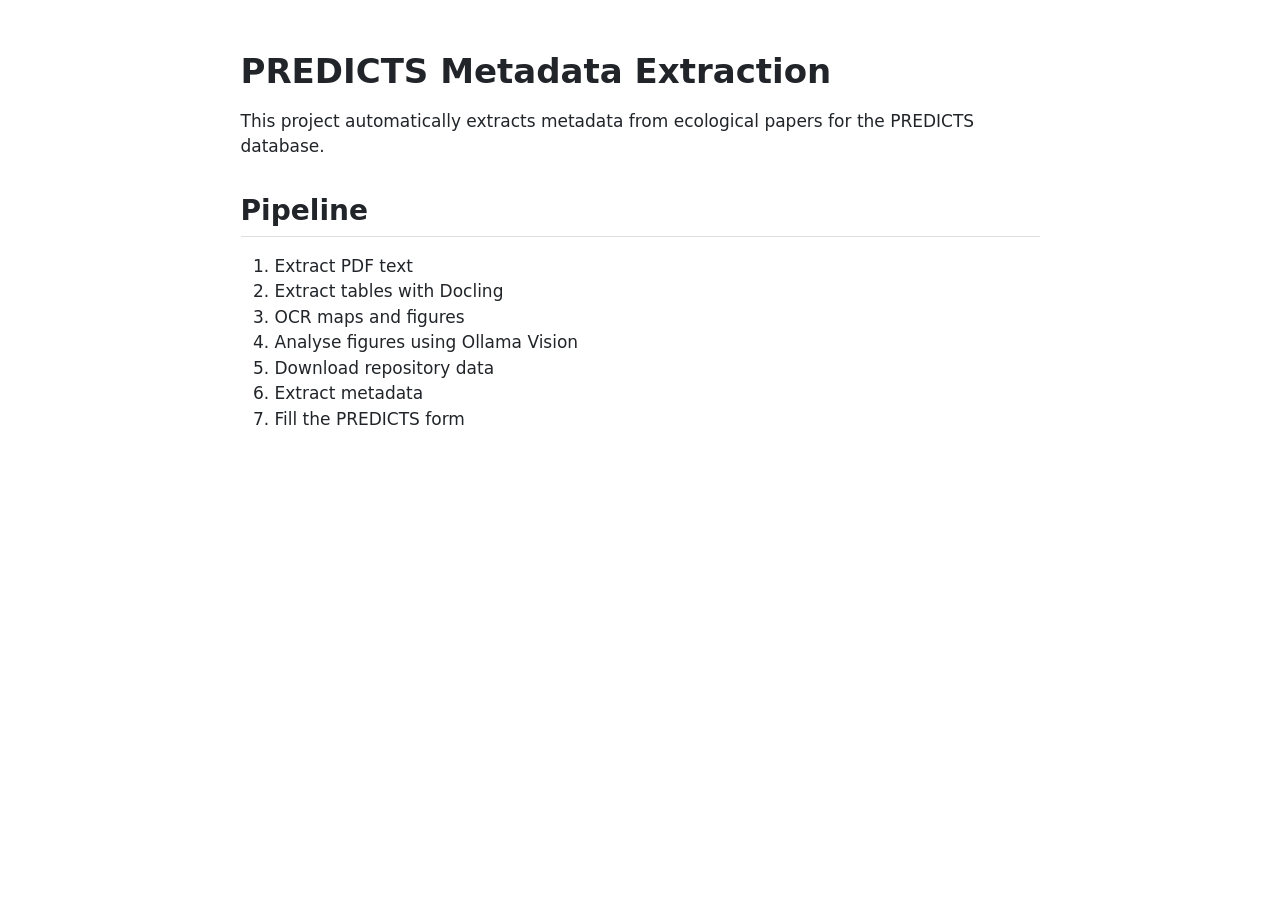
<file: README.html>
<!DOCTYPE html>
<html xmlns="http://www.w3.org/1999/xhtml" lang="en" xml:lang="en"><head>

<meta charset="utf-8">
<meta name="generator" content="quarto-1.9.38">

<meta name="viewport" content="width=device-width, initial-scale=1.0, user-scalable=yes">


<title>readme</title>
<style>
/* Default styles provided by pandoc.
** See https://pandoc.org/MANUAL.html#variables-for-html for config info.
*/
code{white-space: pre-wrap;}
span.smallcaps{font-variant: small-caps;}
div.columns{display: flex; gap: min(4vw, 1.5em);}
div.column{flex: auto; overflow-x: auto;}
div.hanging-indent{margin-left: 1.5em; text-indent: -1.5em;}
ul.task-list{list-style: none;}
ul.task-list li input[type="checkbox"] {
  width: 0.8em;
  margin: 0 0.8em 0.2em -1em; /* quarto-specific, see https://github.com/quarto-dev/quarto-cli/issues/4556 */ 
  vertical-align: middle;
}
</style>


<script src="README_files/libs/clipboard/clipboard.min.js"></script>
<script src="README_files/libs/quarto-html/quarto.js" type="module"></script>
<script src="README_files/libs/quarto-html/tabsets/tabsets.js" type="module"></script>
<script src="README_files/libs/quarto-html/popper.min.js"></script>
<script src="README_files/libs/quarto-html/tippy.umd.min.js"></script>
<script src="README_files/libs/quarto-html/anchor.min.js"></script>
<link href="README_files/libs/quarto-html/tippy.css" rel="stylesheet">
<link href="README_files/libs/quarto-html/quarto-syntax-highlighting-15634bcf2e68342d4ad2dfa704d543f6.css" rel="stylesheet" id="quarto-text-highlighting-styles">
<script src="README_files/libs/bootstrap/bootstrap.min.js"></script>
<link href="README_files/libs/bootstrap/bootstrap-icons.css" rel="stylesheet">
<link href="README_files/libs/bootstrap/bootstrap-f5c3d43866422395b9ebe54a93a5179b.min.css" rel="stylesheet" append-hash="true" id="quarto-bootstrap" data-mode="light">


</head>

<body class="fullcontent quarto-light">

<div id="quarto-content" class="page-columns page-rows-contents page-layout-article">

<main class="content" id="quarto-document-content">




<section id="predicts-metadata-extraction" class="level1">
<h1>PREDICTS Metadata Extraction</h1>
<p>This project automatically extracts metadata from ecological papers for the PREDICTS database.</p>
<section id="pipeline" class="level2">
<h2 class="anchored" data-anchor-id="pipeline">Pipeline</h2>
<ol type="1">
<li>Extract PDF text</li>
<li>Extract tables with Docling</li>
<li>OCR maps and figures</li>
<li>Analyse figures using Ollama Vision</li>
<li>Download repository data</li>
<li>Extract metadata</li>
<li>Fill the PREDICTS form</li>
</ol>
</section>
</section>

</main>
<!-- /main column -->
<script id="quarto-html-after-body" type="application/javascript">
  window.document.addEventListener("DOMContentLoaded", function (event) {
    const icon = "";
    const anchorJS = new window.AnchorJS();
    anchorJS.options = {
      placement: 'right',
      icon: icon
    };
    anchorJS.add('.anchored');
    const isCodeAnnotation = (el) => {
      for (const clz of el.classList) {
        if (clz.startsWith('code-annotation-')) {                     
          return true;
        }
      }
      return false;
    }
    const onCopySuccess = function(e) {
      // button target
      const button = e.trigger;
      // don't keep focus
      button.blur();
      // flash "checked"
      button.classList.add('code-copy-button-checked');
      var currentTitle = button.getAttribute("title");
      button.setAttribute("title", "Copied!");
      let tooltip;
      if (window.bootstrap) {
        button.setAttribute("data-bs-toggle", "tooltip");
        button.setAttribute("data-bs-placement", "left");
        button.setAttribute("data-bs-title", "Copied!");
        tooltip = new bootstrap.Tooltip(button, 
          { trigger: "manual", 
            customClass: "code-copy-button-tooltip",
            offset: [0, -8]});
        tooltip.show();    
      }
      setTimeout(function() {
        if (tooltip) {
          tooltip.hide();
          button.removeAttribute("data-bs-title");
          button.removeAttribute("data-bs-toggle");
          button.removeAttribute("data-bs-placement");
        }
        button.setAttribute("title", currentTitle);
        button.classList.remove('code-copy-button-checked');
      }, 1000);
      // clear code selection
      e.clearSelection();
    }
    const getTextToCopy = function(trigger) {
      const outerScaffold = trigger.parentElement.cloneNode(true);
      const codeEl = outerScaffold.querySelector('code');
      for (const childEl of codeEl.children) {
        if (isCodeAnnotation(childEl)) {
          childEl.remove();
        }
      }
      return codeEl.innerText;
    }
    const clipboard = new window.ClipboardJS('.code-copy-button:not([data-in-quarto-modal])', {
      text: getTextToCopy
    });
    clipboard.on('success', onCopySuccess);
    if (window.document.getElementById('quarto-embedded-source-code-modal')) {
      const clipboardModal = new window.ClipboardJS('.code-copy-button[data-in-quarto-modal]', {
        text: getTextToCopy,
        container: window.document.getElementById('quarto-embedded-source-code-modal')
      });
      clipboardModal.on('success', onCopySuccess);
    }
      var localhostRegex = new RegExp(/^(?:http|https):\/\/localhost\:?[0-9]*\//);
      var mailtoRegex = new RegExp(/^mailto:/);
        var filterRegex = new RegExp('/' + window.location.host + '/');
      var isInternal = (href) => {
          return filterRegex.test(href) || localhostRegex.test(href) || mailtoRegex.test(href);
      }
      // Inspect non-navigation links and adorn them if external
     var links = window.document.querySelectorAll('a[href]:not(.nav-link):not(.navbar-brand):not(.toc-action):not(.sidebar-link):not(.sidebar-item-toggle):not(.pagination-link):not(.no-external):not([aria-hidden]):not(.dropdown-item):not(.quarto-navigation-tool):not(.about-link)');
      for (var i=0; i<links.length; i++) {
        const link = links[i];
        if (!isInternal(link.href)) {
          // undo the damage that might have been done by quarto-nav.js in the case of
          // links that we want to consider external
          if (link.dataset.originalHref !== undefined) {
            link.href = link.dataset.originalHref;
          }
        }
      }
    function tippyHover(el, contentFn, onTriggerFn, onUntriggerFn) {
      const config = {
        allowHTML: true,
        maxWidth: 500,
        delay: 100,
        arrow: false,
        appendTo: function(el) {
            return el.parentElement;
        },
        interactive: true,
        interactiveBorder: 10,
        theme: 'quarto',
        placement: 'bottom-start',
      };
      if (contentFn) {
        config.content = contentFn;
      }
      if (onTriggerFn) {
        config.onTrigger = onTriggerFn;
      }
      if (onUntriggerFn) {
        config.onUntrigger = onUntriggerFn;
      }
      window.tippy(el, config); 
    }
    const noterefs = window.document.querySelectorAll('a[role="doc-noteref"]');
    for (var i=0; i<noterefs.length; i++) {
      const ref = noterefs[i];
      tippyHover(ref, function() {
        // use id or data attribute instead here
        let href = ref.getAttribute('data-footnote-href') || ref.getAttribute('href');
        try { href = new URL(href).hash; } catch {}
        const id = href.replace(/^#\/?/, "");
        const note = window.document.getElementById(id);
        if (note) {
          return note.innerHTML;
        } else {
          return "";
        }
      });
    }
    const xrefs = window.document.querySelectorAll('a.quarto-xref');
    const processXRef = (id, note) => {
      // Strip column container classes
      const stripColumnClz = (el) => {
        el.classList.remove("page-full", "page-columns");
        if (el.children) {
          for (const child of el.children) {
            stripColumnClz(child);
          }
        }
      }
      stripColumnClz(note)
      if (id === null || id.startsWith('sec-')) {
        // Special case sections, only their first couple elements
        const container = document.createElement("div");
        if (note.children && note.children.length > 2) {
          container.appendChild(note.children[0].cloneNode(true));
          for (let i = 1; i < note.children.length; i++) {
            const child = note.children[i];
            if (child.tagName === "P" && child.innerText === "") {
              continue;
            } else {
              container.appendChild(child.cloneNode(true));
              break;
            }
          }
          if (window.Quarto?.typesetMath) {
            window.Quarto.typesetMath(container);
          }
          return container.innerHTML
        } else {
          if (window.Quarto?.typesetMath) {
            window.Quarto.typesetMath(note);
          }
          return note.innerHTML;
        }
      } else {
        // Remove any anchor links if they are present
        const anchorLink = note.querySelector('a.anchorjs-link');
        if (anchorLink) {
          anchorLink.remove();
        }
        if (window.Quarto?.typesetMath) {
          window.Quarto.typesetMath(note);
        }
        if (note.classList.contains("callout")) {
          return note.outerHTML;
        } else {
          return note.innerHTML;
        }
      }
    }
    for (var i=0; i<xrefs.length; i++) {
      const xref = xrefs[i];
      tippyHover(xref, undefined, function(instance) {
        instance.disable();
        let url = xref.getAttribute('href');
        let hash = undefined; 
        if (url.startsWith('#')) {
          hash = url;
        } else {
          try { hash = new URL(url).hash; } catch {}
        }
        if (hash) {
          const id = hash.replace(/^#\/?/, "");
          const note = window.document.getElementById(id);
          if (note !== null) {
            try {
              const html = processXRef(id, note.cloneNode(true));
              instance.setContent(html);
            } finally {
              instance.enable();
              instance.show();
            }
          } else {
            // See if we can fetch this
            fetch(url.split('#')[0])
            .then(res => res.text())
            .then(html => {
              const parser = new DOMParser();
              const htmlDoc = parser.parseFromString(html, "text/html");
              const note = htmlDoc.getElementById(id);
              if (note !== null) {
                const html = processXRef(id, note);
                instance.setContent(html);
              } 
            }).finally(() => {
              instance.enable();
              instance.show();
            });
          }
        } else {
          // See if we can fetch a full url (with no hash to target)
          // This is a special case and we should probably do some content thinning / targeting
          fetch(url)
          .then(res => res.text())
          .then(html => {
            const parser = new DOMParser();
            const htmlDoc = parser.parseFromString(html, "text/html");
            const note = htmlDoc.querySelector('main.content');
            if (note !== null) {
              // This should only happen for chapter cross references
              // (since there is no id in the URL)
              // remove the first header
              if (note.children.length > 0 && note.children[0].tagName === "HEADER") {
                note.children[0].remove();
              }
              const html = processXRef(null, note);
              instance.setContent(html);
            } 
          }).finally(() => {
            instance.enable();
            instance.show();
          });
        }
      }, function(instance) {
      });
    }
        let selectedAnnoteEl;
        const selectorForAnnotation = ( cell, annotation) => {
          let cellAttr = 'data-code-cell="' + cell + '"';
          let lineAttr = 'data-code-annotation="' +  annotation + '"';
          const selector = 'span[' + cellAttr + '][' + lineAttr + ']';
          return selector;
        }
        const selectCodeLines = (annoteEl) => {
          const doc = window.document;
          const targetCell = annoteEl.getAttribute("data-target-cell");
          const targetAnnotation = annoteEl.getAttribute("data-target-annotation");
          const annoteSpan = window.document.querySelector(selectorForAnnotation(targetCell, targetAnnotation));
          const lines = annoteSpan.getAttribute("data-code-lines").split(",");
          const lineIds = lines.map((line) => {
            return targetCell + "-" + line;
          })
          let top = null;
          let height = null;
          let parent = null;
          if (lineIds.length > 0) {
              //compute the position of the single el (top and bottom and make a div)
              const el = window.document.getElementById(lineIds[0]);
              top = el.offsetTop;
              height = el.offsetHeight;
              parent = el.parentElement.parentElement;
            if (lineIds.length > 1) {
              const lastEl = window.document.getElementById(lineIds[lineIds.length - 1]);
              const bottom = lastEl.offsetTop + lastEl.offsetHeight;
              height = bottom - top;
            }
            if (top !== null && height !== null && parent !== null) {
              // cook up a div (if necessary) and position it 
              let div = window.document.getElementById("code-annotation-line-highlight");
              if (div === null) {
                div = window.document.createElement("div");
                div.setAttribute("id", "code-annotation-line-highlight");
                div.style.position = 'absolute';
                parent.appendChild(div);
              }
              div.style.top = top - 2 + "px";
              div.style.height = height + 4 + "px";
              div.style.left = 0;
              let gutterDiv = window.document.getElementById("code-annotation-line-highlight-gutter");
              if (gutterDiv === null) {
                gutterDiv = window.document.createElement("div");
                gutterDiv.setAttribute("id", "code-annotation-line-highlight-gutter");
                gutterDiv.style.position = 'absolute';
                const codeCell = window.document.getElementById(targetCell);
                const gutter = codeCell.querySelector('.code-annotation-gutter');
                gutter.appendChild(gutterDiv);
              }
              gutterDiv.style.top = top - 2 + "px";
              gutterDiv.style.height = height + 4 + "px";
            }
            selectedAnnoteEl = annoteEl;
          }
        };
        const unselectCodeLines = () => {
          const elementsIds = ["code-annotation-line-highlight", "code-annotation-line-highlight-gutter"];
          elementsIds.forEach((elId) => {
            const div = window.document.getElementById(elId);
            if (div) {
              div.remove();
            }
          });
          selectedAnnoteEl = undefined;
        };
          // Handle positioning of the toggle
      window.addEventListener(
        "resize",
        throttle(() => {
          elRect = undefined;
          if (selectedAnnoteEl) {
            selectCodeLines(selectedAnnoteEl);
          }
        }, 10)
      );
      function throttle(fn, ms) {
      let throttle = false;
      let timer;
        return (...args) => {
          if(!throttle) { // first call gets through
              fn.apply(this, args);
              throttle = true;
          } else { // all the others get throttled
              if(timer) clearTimeout(timer); // cancel #2
              timer = setTimeout(() => {
                fn.apply(this, args);
                timer = throttle = false;
              }, ms);
          }
        };
      }
        // Attach click handler to the DT
        const annoteDls = window.document.querySelectorAll('dt[data-target-cell]');
        for (const annoteDlNode of annoteDls) {
          annoteDlNode.addEventListener('click', (event) => {
            const clickedEl = event.target;
            if (clickedEl !== selectedAnnoteEl) {
              unselectCodeLines();
              const activeEl = window.document.querySelector('dt[data-target-cell].code-annotation-active');
              if (activeEl) {
                activeEl.classList.remove('code-annotation-active');
              }
              selectCodeLines(clickedEl);
              clickedEl.classList.add('code-annotation-active');
            } else {
              // Unselect the line
              unselectCodeLines();
              clickedEl.classList.remove('code-annotation-active');
            }
          });
        }
    const findCites = (el) => {
      const parentEl = el.parentElement;
      if (parentEl) {
        const cites = parentEl.dataset.cites;
        if (cites) {
          return {
            el,
            cites: cites.split(' ')
          };
        } else {
          return findCites(el.parentElement)
        }
      } else {
        return undefined;
      }
    };
    var bibliorefs = window.document.querySelectorAll('a[role="doc-biblioref"]');
    for (var i=0; i<bibliorefs.length; i++) {
      const ref = bibliorefs[i];
      const citeInfo = findCites(ref);
      if (citeInfo) {
        tippyHover(citeInfo.el, function() {
          var popup = window.document.createElement('div');
          citeInfo.cites.forEach(function(cite) {
            var citeDiv = window.document.createElement('div');
            citeDiv.classList.add('hanging-indent');
            citeDiv.classList.add('csl-entry');
            var biblioDiv = window.document.getElementById('ref-' + cite);
            if (biblioDiv) {
              citeDiv.innerHTML = biblioDiv.innerHTML;
            }
            popup.appendChild(citeDiv);
          });
          return popup.innerHTML;
        });
      }
    }
  });
  </script>
</div> <!-- /content -->




</body></html>
</file>
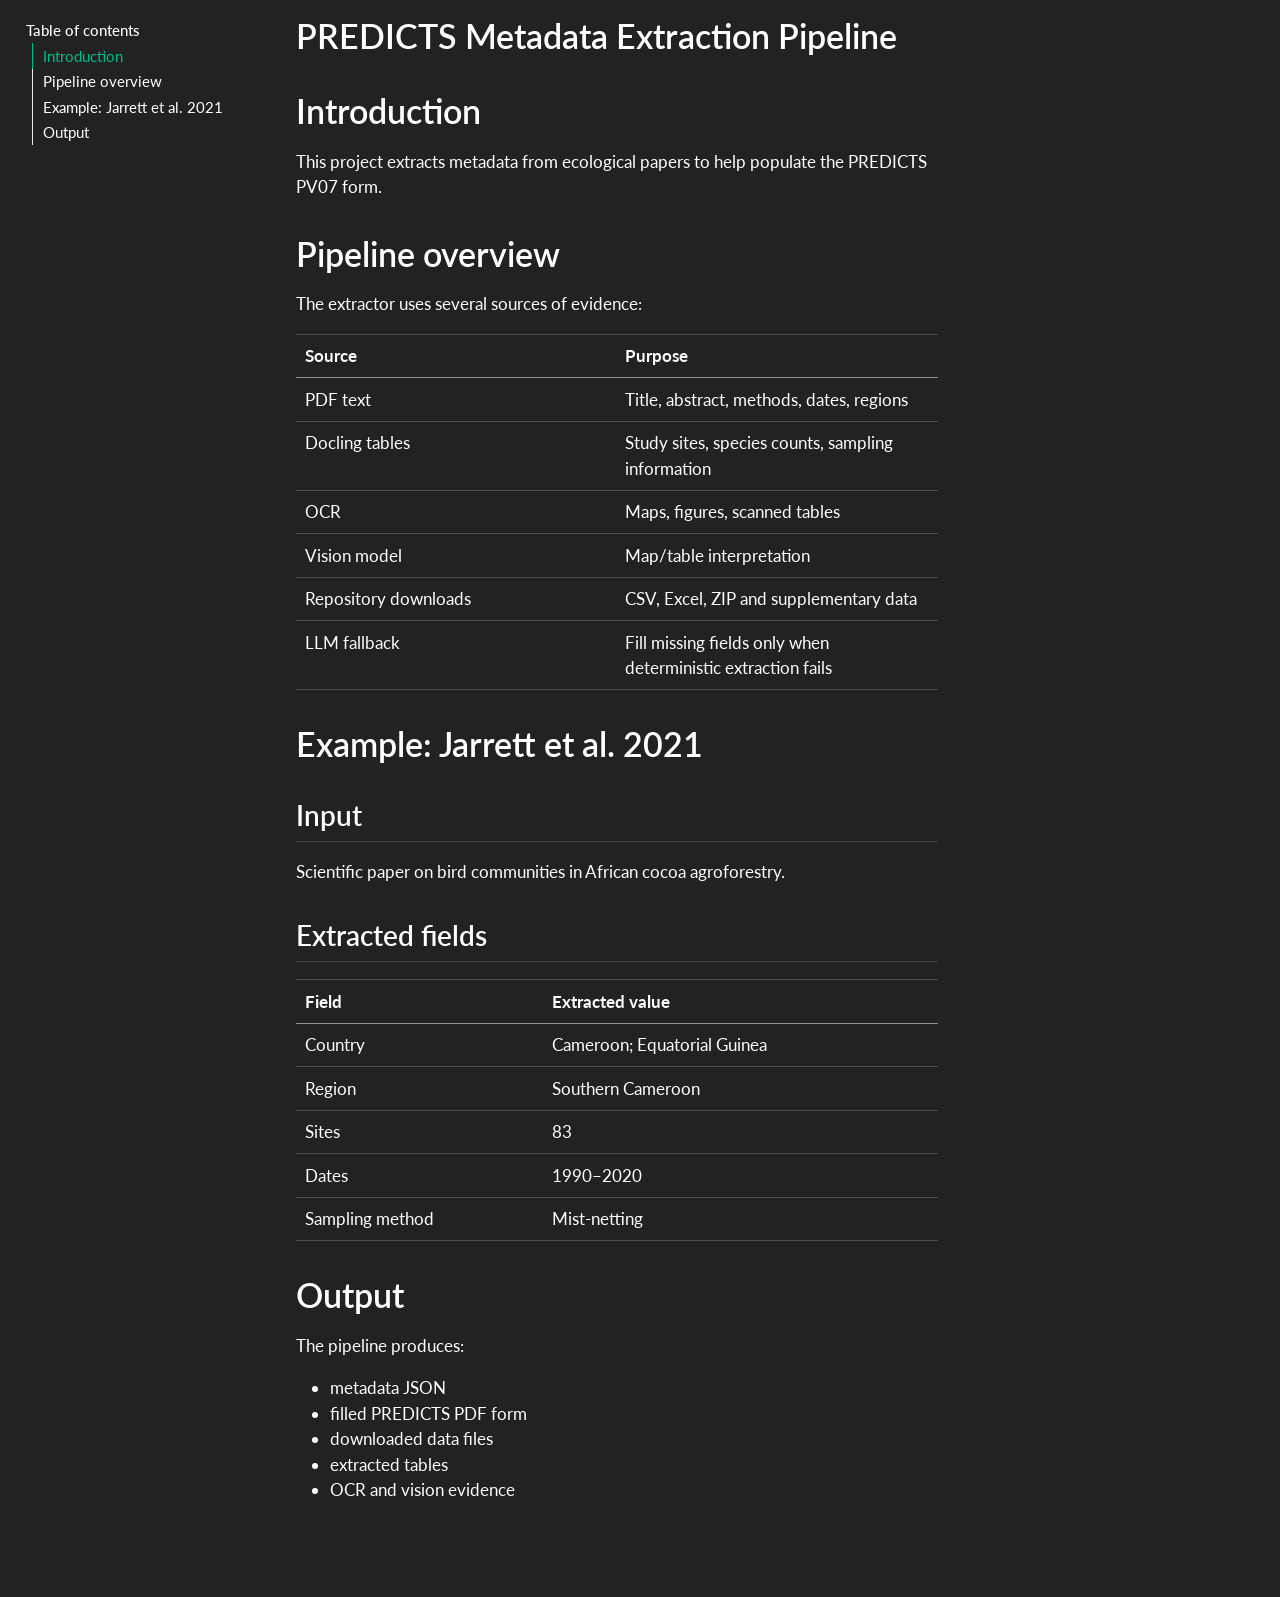
<file: docs/pipeline.html>
<!DOCTYPE html>
<html xmlns="http://www.w3.org/1999/xhtml" lang="en" xml:lang="en"><head>

<meta charset="utf-8">
<meta name="generator" content="quarto-1.9.38">

<meta name="viewport" content="width=device-width, initial-scale=1.0, user-scalable=yes">


<title>PREDICTS Metadata Extraction Pipeline</title>
<style>
/* Default styles provided by pandoc.
** See https://pandoc.org/MANUAL.html#variables-for-html for config info.
*/
code{white-space: pre-wrap;}
span.smallcaps{font-variant: small-caps;}
div.columns{display: flex; gap: min(4vw, 1.5em);}
div.column{flex: auto; overflow-x: auto;}
div.hanging-indent{margin-left: 1.5em; text-indent: -1.5em;}
ul.task-list{list-style: none;}
ul.task-list li input[type="checkbox"] {
  width: 0.8em;
  margin: 0 0.8em 0.2em -1em; /* quarto-specific, see https://github.com/quarto-dev/quarto-cli/issues/4556 */ 
  vertical-align: middle;
}
</style>


<script src="pipeline_files/libs/clipboard/clipboard.min.js"></script>
<script src="pipeline_files/libs/quarto-html/quarto.js" type="module"></script>
<script src="pipeline_files/libs/quarto-html/tabsets/tabsets.js" type="module"></script>
<script src="pipeline_files/libs/quarto-html/popper.min.js"></script>
<script src="pipeline_files/libs/quarto-html/tippy.umd.min.js"></script>
<script src="pipeline_files/libs/quarto-html/anchor.min.js"></script>
<link href="pipeline_files/libs/quarto-html/tippy.css" rel="stylesheet">
<link href="pipeline_files/libs/quarto-html/quarto-syntax-highlighting-dark-0a6b7249c26820e032cb0bd839ff02b1.css" rel="stylesheet" id="quarto-text-highlighting-styles">
<script src="pipeline_files/libs/bootstrap/bootstrap.min.js"></script>
<link href="pipeline_files/libs/bootstrap/bootstrap-icons.css" rel="stylesheet">
<link href="pipeline_files/libs/bootstrap/bootstrap-7520ffd05d4f72888efbdd741da2811d.min.css" rel="stylesheet" append-hash="true" id="quarto-bootstrap" data-mode="dark">
<style>html{ scroll-behavior: smooth; }</style>


</head>

<body class="quarto-light">

<div id="quarto-content" class="page-columns page-rows-contents page-layout-article toc-left">
<div id="quarto-sidebar-toc-left" class="sidebar toc-left">
  <nav id="TOC" role="doc-toc" class="toc-active">
    <h2 id="toc-title">Table of contents</h2>
   
  <ul>
  <li><a href="#introduction" id="toc-introduction" class="nav-link active" data-scroll-target="#introduction">Introduction</a></li>
  <li><a href="#pipeline-overview" id="toc-pipeline-overview" class="nav-link" data-scroll-target="#pipeline-overview">Pipeline overview</a></li>
  <li><a href="#example-jarrett-et-al.-2021" id="toc-example-jarrett-et-al.-2021" class="nav-link" data-scroll-target="#example-jarrett-et-al.-2021">Example: Jarrett et al.&nbsp;2021</a>
  <ul class="collapse">
  <li><a href="#input" id="toc-input" class="nav-link" data-scroll-target="#input">Input</a></li>
  <li><a href="#extracted-fields" id="toc-extracted-fields" class="nav-link" data-scroll-target="#extracted-fields">Extracted fields</a></li>
  </ul></li>
  <li><a href="#output" id="toc-output" class="nav-link" data-scroll-target="#output">Output</a></li>
  </ul>
</nav>
</div>
<div id="quarto-margin-sidebar" class="sidebar margin-sidebar zindex-bottom">
</div>
<main class="content" id="quarto-document-content">

<header id="title-block-header" class="quarto-title-block default">
<div class="quarto-title">
<h1 class="title">PREDICTS Metadata Extraction Pipeline</h1>
</div>



<div class="quarto-title-meta">

    
  
    
  </div>
  


</header>


<section id="introduction" class="level1">
<h1>Introduction</h1>
<p>This project extracts metadata from ecological papers to help populate the PREDICTS PV07 form.</p>
</section>
<section id="pipeline-overview" class="level1">
<h1>Pipeline overview</h1>
<p>The extractor uses several sources of evidence:</p>
<table class="caption-top table">
<colgroup>
<col style="width: 50%">
<col style="width: 50%">
</colgroup>
<thead>
<tr class="header">
<th>Source</th>
<th>Purpose</th>
</tr>
</thead>
<tbody>
<tr class="odd">
<td>PDF text</td>
<td>Title, abstract, methods, dates, regions</td>
</tr>
<tr class="even">
<td>Docling tables</td>
<td>Study sites, species counts, sampling information</td>
</tr>
<tr class="odd">
<td>OCR</td>
<td>Maps, figures, scanned tables</td>
</tr>
<tr class="even">
<td>Vision model</td>
<td>Map/table interpretation</td>
</tr>
<tr class="odd">
<td>Repository downloads</td>
<td>CSV, Excel, ZIP and supplementary data</td>
</tr>
<tr class="even">
<td>LLM fallback</td>
<td>Fill missing fields only when deterministic extraction fails</td>
</tr>
</tbody>
</table>
</section>
<section id="example-jarrett-et-al.-2021" class="level1">
<h1>Example: Jarrett et al.&nbsp;2021</h1>
<section id="input" class="level2">
<h2 class="anchored" data-anchor-id="input">Input</h2>
<p>Scientific paper on bird communities in African cocoa agroforestry.</p>
</section>
<section id="extracted-fields" class="level2">
<h2 class="anchored" data-anchor-id="extracted-fields">Extracted fields</h2>
<table class="caption-top table">
<thead>
<tr class="header">
<th>Field</th>
<th>Extracted value</th>
</tr>
</thead>
<tbody>
<tr class="odd">
<td>Country</td>
<td>Cameroon; Equatorial Guinea</td>
</tr>
<tr class="even">
<td>Region</td>
<td>Southern Cameroon</td>
</tr>
<tr class="odd">
<td>Sites</td>
<td>83</td>
</tr>
<tr class="even">
<td>Dates</td>
<td>1990–2020</td>
</tr>
<tr class="odd">
<td>Sampling method</td>
<td>Mist-netting</td>
</tr>
</tbody>
</table>
</section>
</section>
<section id="output" class="level1">
<h1>Output</h1>
<p>The pipeline produces:</p>
<ul>
<li>metadata JSON</li>
<li>filled PREDICTS PDF form</li>
<li>downloaded data files</li>
<li>extracted tables</li>
<li>OCR and vision evidence</li>
</ul>
</section>

</main>
<!-- /main column -->
<script id="quarto-html-after-body" type="application/javascript">
  window.document.addEventListener("DOMContentLoaded", function (event) {
    const icon = "";
    const anchorJS = new window.AnchorJS();
    anchorJS.options = {
      placement: 'right',
      icon: icon
    };
    anchorJS.add('.anchored');
    const isCodeAnnotation = (el) => {
      for (const clz of el.classList) {
        if (clz.startsWith('code-annotation-')) {                     
          return true;
        }
      }
      return false;
    }
    const onCopySuccess = function(e) {
      // button target
      const button = e.trigger;
      // don't keep focus
      button.blur();
      // flash "checked"
      button.classList.add('code-copy-button-checked');
      var currentTitle = button.getAttribute("title");
      button.setAttribute("title", "Copied!");
      let tooltip;
      if (window.bootstrap) {
        button.setAttribute("data-bs-toggle", "tooltip");
        button.setAttribute("data-bs-placement", "left");
        button.setAttribute("data-bs-title", "Copied!");
        tooltip = new bootstrap.Tooltip(button, 
          { trigger: "manual", 
            customClass: "code-copy-button-tooltip",
            offset: [0, -8]});
        tooltip.show();    
      }
      setTimeout(function() {
        if (tooltip) {
          tooltip.hide();
          button.removeAttribute("data-bs-title");
          button.removeAttribute("data-bs-toggle");
          button.removeAttribute("data-bs-placement");
        }
        button.setAttribute("title", currentTitle);
        button.classList.remove('code-copy-button-checked');
      }, 1000);
      // clear code selection
      e.clearSelection();
    }
    const getTextToCopy = function(trigger) {
      const outerScaffold = trigger.parentElement.cloneNode(true);
      const codeEl = outerScaffold.querySelector('code');
      for (const childEl of codeEl.children) {
        if (isCodeAnnotation(childEl)) {
          childEl.remove();
        }
      }
      return codeEl.innerText;
    }
    const clipboard = new window.ClipboardJS('.code-copy-button:not([data-in-quarto-modal])', {
      text: getTextToCopy
    });
    clipboard.on('success', onCopySuccess);
    if (window.document.getElementById('quarto-embedded-source-code-modal')) {
      const clipboardModal = new window.ClipboardJS('.code-copy-button[data-in-quarto-modal]', {
        text: getTextToCopy,
        container: window.document.getElementById('quarto-embedded-source-code-modal')
      });
      clipboardModal.on('success', onCopySuccess);
    }
      var localhostRegex = new RegExp(/^(?:http|https):\/\/localhost\:?[0-9]*\//);
      var mailtoRegex = new RegExp(/^mailto:/);
        var filterRegex = new RegExp('/' + window.location.host + '/');
      var isInternal = (href) => {
          return filterRegex.test(href) || localhostRegex.test(href) || mailtoRegex.test(href);
      }
      // Inspect non-navigation links and adorn them if external
     var links = window.document.querySelectorAll('a[href]:not(.nav-link):not(.navbar-brand):not(.toc-action):not(.sidebar-link):not(.sidebar-item-toggle):not(.pagination-link):not(.no-external):not([aria-hidden]):not(.dropdown-item):not(.quarto-navigation-tool):not(.about-link)');
      for (var i=0; i<links.length; i++) {
        const link = links[i];
        if (!isInternal(link.href)) {
          // undo the damage that might have been done by quarto-nav.js in the case of
          // links that we want to consider external
          if (link.dataset.originalHref !== undefined) {
            link.href = link.dataset.originalHref;
          }
        }
      }
    function tippyHover(el, contentFn, onTriggerFn, onUntriggerFn) {
      const config = {
        allowHTML: true,
        maxWidth: 500,
        delay: 100,
        arrow: false,
        appendTo: function(el) {
            return el.parentElement;
        },
        interactive: true,
        interactiveBorder: 10,
        theme: 'quarto',
        placement: 'bottom-start',
      };
      if (contentFn) {
        config.content = contentFn;
      }
      if (onTriggerFn) {
        config.onTrigger = onTriggerFn;
      }
      if (onUntriggerFn) {
        config.onUntrigger = onUntriggerFn;
      }
      window.tippy(el, config); 
    }
    const noterefs = window.document.querySelectorAll('a[role="doc-noteref"]');
    for (var i=0; i<noterefs.length; i++) {
      const ref = noterefs[i];
      tippyHover(ref, function() {
        // use id or data attribute instead here
        let href = ref.getAttribute('data-footnote-href') || ref.getAttribute('href');
        try { href = new URL(href).hash; } catch {}
        const id = href.replace(/^#\/?/, "");
        const note = window.document.getElementById(id);
        if (note) {
          return note.innerHTML;
        } else {
          return "";
        }
      });
    }
    const xrefs = window.document.querySelectorAll('a.quarto-xref');
    const processXRef = (id, note) => {
      // Strip column container classes
      const stripColumnClz = (el) => {
        el.classList.remove("page-full", "page-columns");
        if (el.children) {
          for (const child of el.children) {
            stripColumnClz(child);
          }
        }
      }
      stripColumnClz(note)
      if (id === null || id.startsWith('sec-')) {
        // Special case sections, only their first couple elements
        const container = document.createElement("div");
        if (note.children && note.children.length > 2) {
          container.appendChild(note.children[0].cloneNode(true));
          for (let i = 1; i < note.children.length; i++) {
            const child = note.children[i];
            if (child.tagName === "P" && child.innerText === "") {
              continue;
            } else {
              container.appendChild(child.cloneNode(true));
              break;
            }
          }
          if (window.Quarto?.typesetMath) {
            window.Quarto.typesetMath(container);
          }
          return container.innerHTML
        } else {
          if (window.Quarto?.typesetMath) {
            window.Quarto.typesetMath(note);
          }
          return note.innerHTML;
        }
      } else {
        // Remove any anchor links if they are present
        const anchorLink = note.querySelector('a.anchorjs-link');
        if (anchorLink) {
          anchorLink.remove();
        }
        if (window.Quarto?.typesetMath) {
          window.Quarto.typesetMath(note);
        }
        if (note.classList.contains("callout")) {
          return note.outerHTML;
        } else {
          return note.innerHTML;
        }
      }
    }
    for (var i=0; i<xrefs.length; i++) {
      const xref = xrefs[i];
      tippyHover(xref, undefined, function(instance) {
        instance.disable();
        let url = xref.getAttribute('href');
        let hash = undefined; 
        if (url.startsWith('#')) {
          hash = url;
        } else {
          try { hash = new URL(url).hash; } catch {}
        }
        if (hash) {
          const id = hash.replace(/^#\/?/, "");
          const note = window.document.getElementById(id);
          if (note !== null) {
            try {
              const html = processXRef(id, note.cloneNode(true));
              instance.setContent(html);
            } finally {
              instance.enable();
              instance.show();
            }
          } else {
            // See if we can fetch this
            fetch(url.split('#')[0])
            .then(res => res.text())
            .then(html => {
              const parser = new DOMParser();
              const htmlDoc = parser.parseFromString(html, "text/html");
              const note = htmlDoc.getElementById(id);
              if (note !== null) {
                const html = processXRef(id, note);
                instance.setContent(html);
              } 
            }).finally(() => {
              instance.enable();
              instance.show();
            });
          }
        } else {
          // See if we can fetch a full url (with no hash to target)
          // This is a special case and we should probably do some content thinning / targeting
          fetch(url)
          .then(res => res.text())
          .then(html => {
            const parser = new DOMParser();
            const htmlDoc = parser.parseFromString(html, "text/html");
            const note = htmlDoc.querySelector('main.content');
            if (note !== null) {
              // This should only happen for chapter cross references
              // (since there is no id in the URL)
              // remove the first header
              if (note.children.length > 0 && note.children[0].tagName === "HEADER") {
                note.children[0].remove();
              }
              const html = processXRef(null, note);
              instance.setContent(html);
            } 
          }).finally(() => {
            instance.enable();
            instance.show();
          });
        }
      }, function(instance) {
      });
    }
        let selectedAnnoteEl;
        const selectorForAnnotation = ( cell, annotation) => {
          let cellAttr = 'data-code-cell="' + cell + '"';
          let lineAttr = 'data-code-annotation="' +  annotation + '"';
          const selector = 'span[' + cellAttr + '][' + lineAttr + ']';
          return selector;
        }
        const selectCodeLines = (annoteEl) => {
          const doc = window.document;
          const targetCell = annoteEl.getAttribute("data-target-cell");
          const targetAnnotation = annoteEl.getAttribute("data-target-annotation");
          const annoteSpan = window.document.querySelector(selectorForAnnotation(targetCell, targetAnnotation));
          const lines = annoteSpan.getAttribute("data-code-lines").split(",");
          const lineIds = lines.map((line) => {
            return targetCell + "-" + line;
          })
          let top = null;
          let height = null;
          let parent = null;
          if (lineIds.length > 0) {
              //compute the position of the single el (top and bottom and make a div)
              const el = window.document.getElementById(lineIds[0]);
              top = el.offsetTop;
              height = el.offsetHeight;
              parent = el.parentElement.parentElement;
            if (lineIds.length > 1) {
              const lastEl = window.document.getElementById(lineIds[lineIds.length - 1]);
              const bottom = lastEl.offsetTop + lastEl.offsetHeight;
              height = bottom - top;
            }
            if (top !== null && height !== null && parent !== null) {
              // cook up a div (if necessary) and position it 
              let div = window.document.getElementById("code-annotation-line-highlight");
              if (div === null) {
                div = window.document.createElement("div");
                div.setAttribute("id", "code-annotation-line-highlight");
                div.style.position = 'absolute';
                parent.appendChild(div);
              }
              div.style.top = top - 2 + "px";
              div.style.height = height + 4 + "px";
              div.style.left = 0;
              let gutterDiv = window.document.getElementById("code-annotation-line-highlight-gutter");
              if (gutterDiv === null) {
                gutterDiv = window.document.createElement("div");
                gutterDiv.setAttribute("id", "code-annotation-line-highlight-gutter");
                gutterDiv.style.position = 'absolute';
                const codeCell = window.document.getElementById(targetCell);
                const gutter = codeCell.querySelector('.code-annotation-gutter');
                gutter.appendChild(gutterDiv);
              }
              gutterDiv.style.top = top - 2 + "px";
              gutterDiv.style.height = height + 4 + "px";
            }
            selectedAnnoteEl = annoteEl;
          }
        };
        const unselectCodeLines = () => {
          const elementsIds = ["code-annotation-line-highlight", "code-annotation-line-highlight-gutter"];
          elementsIds.forEach((elId) => {
            const div = window.document.getElementById(elId);
            if (div) {
              div.remove();
            }
          });
          selectedAnnoteEl = undefined;
        };
          // Handle positioning of the toggle
      window.addEventListener(
        "resize",
        throttle(() => {
          elRect = undefined;
          if (selectedAnnoteEl) {
            selectCodeLines(selectedAnnoteEl);
          }
        }, 10)
      );
      function throttle(fn, ms) {
      let throttle = false;
      let timer;
        return (...args) => {
          if(!throttle) { // first call gets through
              fn.apply(this, args);
              throttle = true;
          } else { // all the others get throttled
              if(timer) clearTimeout(timer); // cancel #2
              timer = setTimeout(() => {
                fn.apply(this, args);
                timer = throttle = false;
              }, ms);
          }
        };
      }
        // Attach click handler to the DT
        const annoteDls = window.document.querySelectorAll('dt[data-target-cell]');
        for (const annoteDlNode of annoteDls) {
          annoteDlNode.addEventListener('click', (event) => {
            const clickedEl = event.target;
            if (clickedEl !== selectedAnnoteEl) {
              unselectCodeLines();
              const activeEl = window.document.querySelector('dt[data-target-cell].code-annotation-active');
              if (activeEl) {
                activeEl.classList.remove('code-annotation-active');
              }
              selectCodeLines(clickedEl);
              clickedEl.classList.add('code-annotation-active');
            } else {
              // Unselect the line
              unselectCodeLines();
              clickedEl.classList.remove('code-annotation-active');
            }
          });
        }
    const findCites = (el) => {
      const parentEl = el.parentElement;
      if (parentEl) {
        const cites = parentEl.dataset.cites;
        if (cites) {
          return {
            el,
            cites: cites.split(' ')
          };
        } else {
          return findCites(el.parentElement)
        }
      } else {
        return undefined;
      }
    };
    var bibliorefs = window.document.querySelectorAll('a[role="doc-biblioref"]');
    for (var i=0; i<bibliorefs.length; i++) {
      const ref = bibliorefs[i];
      const citeInfo = findCites(ref);
      if (citeInfo) {
        tippyHover(citeInfo.el, function() {
          var popup = window.document.createElement('div');
          citeInfo.cites.forEach(function(cite) {
            var citeDiv = window.document.createElement('div');
            citeDiv.classList.add('hanging-indent');
            citeDiv.classList.add('csl-entry');
            var biblioDiv = window.document.getElementById('ref-' + cite);
            if (biblioDiv) {
              citeDiv.innerHTML = biblioDiv.innerHTML;
            }
            popup.appendChild(citeDiv);
          });
          return popup.innerHTML;
        });
      }
    }
  });
  </script>
</div> <!-- /content -->




<script src="pipeline_files/libs/quarto-html/zenscroll-min.js"></script>
</body></html>
</file>
<file: docs/pipeline_files/libs/quarto-html/tippy.css>
.tippy-box[data-animation=fade][data-state=hidden]{opacity:0}[data-tippy-root]{max-width:calc(100vw - 10px)}.tippy-box{position:relative;background-color:#333;color:#fff;border-radius:4px;font-size:14px;line-height:1.4;white-space:normal;outline:0;transition-property:transform,visibility,opacity}.tippy-box[data-placement^=top]>.tippy-arrow{bottom:0}.tippy-box[data-placement^=top]>.tippy-arrow:before{bottom:-7px;left:0;border-width:8px 8px 0;border-top-color:initial;transform-origin:center top}.tippy-box[data-placement^=bottom]>.tippy-arrow{top:0}.tippy-box[data-placement^=bottom]>.tippy-arrow:before{top:-7px;left:0;border-width:0 8px 8px;border-bottom-color:initial;transform-origin:center bottom}.tippy-box[data-placement^=left]>.tippy-arrow{right:0}.tippy-box[data-placement^=left]>.tippy-arrow:before{border-width:8px 0 8px 8px;border-left-color:initial;right:-7px;transform-origin:center left}.tippy-box[data-placement^=right]>.tippy-arrow{left:0}.tippy-box[data-placement^=right]>.tippy-arrow:before{left:-7px;border-width:8px 8px 8px 0;border-right-color:initial;transform-origin:center right}.tippy-box[data-inertia][data-state=visible]{transition-timing-function:cubic-bezier(.54,1.5,.38,1.11)}.tippy-arrow{width:16px;height:16px;color:#333}.tippy-arrow:before{content:"";position:absolute;border-color:transparent;border-style:solid}.tippy-content{position:relative;padding:5px 9px;z-index:1}
</file>
<file: docs/pipeline_files/libs/quarto-html/quarto-syntax-highlighting-dark-0a6b7249c26820e032cb0bd839ff02b1.css>
/* quarto syntax highlight colors */
:root {
  --quarto-hl-al-color: #f07178;
  --quarto-hl-an-color: #d4d0ab;
  --quarto-hl-at-color: #00e0e0;
  --quarto-hl-bn-color: #d4d0ab;
  --quarto-hl-bu-color: #abe338;
  --quarto-hl-ch-color: #abe338;
  --quarto-hl-co-color: #f8f8f2;
  --quarto-hl-cv-color: #ffd700;
  --quarto-hl-cn-color: #ffd700;
  --quarto-hl-cf-color: #ffa07a;
  --quarto-hl-dt-color: #ffa07a;
  --quarto-hl-dv-color: #d4d0ab;
  --quarto-hl-do-color: #f8f8f2;
  --quarto-hl-er-color: #f07178;
  --quarto-hl-ex-color: #00e0e0;
  --quarto-hl-fl-color: #d4d0ab;
  --quarto-hl-fu-color: #ffa07a;
  --quarto-hl-im-color: #abe338;
  --quarto-hl-in-color: #d4d0ab;
  --quarto-hl-kw-color: #ffa07a;
  --quarto-hl-op-color: #ffa07a;
  --quarto-hl-ot-color: #00e0e0;
  --quarto-hl-pp-color: #dcc6e0;
  --quarto-hl-re-color: #00e0e0;
  --quarto-hl-sc-color: #abe338;
  --quarto-hl-ss-color: #abe338;
  --quarto-hl-st-color: #abe338;
  --quarto-hl-va-color: #00e0e0;
  --quarto-hl-vs-color: #abe338;
  --quarto-hl-wa-color: #dcc6e0;
}

/* other quarto variables */
:root {
  --quarto-font-monospace: SFMono-Regular, Menlo, Monaco, Consolas, "Liberation Mono", "Courier New", monospace;
}

/* syntax highlight based on Pandoc's rules */
pre > code.sourceCode > span {
  color: #f8f8f2;
}

code.sourceCode > span {
  color: #f8f8f2;
}

div.sourceCode,
div.sourceCode pre.sourceCode {
  color: #f8f8f2;
}

/* Normal */
code span {
  color: #f8f8f2;
}

/* Alert */
code span.al {
  color: #f07178;
}

/* Annotation */
code span.an {
  color: #d4d0ab;
}

/* Attribute */
code span.at {
  color: #00e0e0;
}

/* BaseN */
code span.bn {
  color: #d4d0ab;
}

/* BuiltIn */
code span.bu {
  color: #abe338;
}

/* ControlFlow */
code span.cf {
  font-weight: bold;
  color: #ffa07a;
}

/* Char */
code span.ch {
  color: #abe338;
}

/* Constant */
code span.cn {
  color: #ffd700;
}

/* Comment */
code span.co {
  font-style: italic;
  color: #f8f8f2;
}

/* CommentVar */
code span.cv {
  color: #ffd700;
}

/* Documentation */
code span.do {
  color: #f8f8f2;
}

/* DataType */
code span.dt {
  color: #ffa07a;
}

/* DecVal */
code span.dv {
  color: #d4d0ab;
}

/* Error */
code span.er {
  color: #f07178;
  text-decoration: underline;
}

/* Extension */
code span.ex {
  font-weight: bold;
  color: #00e0e0;
}

/* Float */
code span.fl {
  color: #d4d0ab;
}

/* Function */
code span.fu {
  color: #ffa07a;
}

/* Import */
code span.im {
  color: #abe338;
}

/* Information */
code span.in {
  color: #d4d0ab;
}

/* Keyword */
code span.kw {
  font-weight: bold;
  color: #ffa07a;
}

/* Operator */
code span.op {
  color: #ffa07a;
}

/* Other */
code span.ot {
  color: #00e0e0;
}

/* Preprocessor */
code span.pp {
  color: #dcc6e0;
}

/* RegionMarker */
code span.re {
  background-color: #f8f8f2;
  color: #00e0e0;
}

/* SpecialChar */
code span.sc {
  color: #abe338;
}

/* SpecialString */
code span.ss {
  color: #abe338;
}

/* String */
code span.st {
  color: #abe338;
}

/* Variable */
code span.va {
  color: #00e0e0;
}

/* VerbatimString */
code span.vs {
  color: #abe338;
}

/* Warning */
code span.wa {
  color: #dcc6e0;
}

.prevent-inlining {
  content: "</";
}

/*# sourceMappingURL=175367c052bafc98bd680af3479823f0.css.map */
</file>
<file: README_files/libs/quarto-html/tippy.css>
.tippy-box[data-animation=fade][data-state=hidden]{opacity:0}[data-tippy-root]{max-width:calc(100vw - 10px)}.tippy-box{position:relative;background-color:#333;color:#fff;border-radius:4px;font-size:14px;line-height:1.4;white-space:normal;outline:0;transition-property:transform,visibility,opacity}.tippy-box[data-placement^=top]>.tippy-arrow{bottom:0}.tippy-box[data-placement^=top]>.tippy-arrow:before{bottom:-7px;left:0;border-width:8px 8px 0;border-top-color:initial;transform-origin:center top}.tippy-box[data-placement^=bottom]>.tippy-arrow{top:0}.tippy-box[data-placement^=bottom]>.tippy-arrow:before{top:-7px;left:0;border-width:0 8px 8px;border-bottom-color:initial;transform-origin:center bottom}.tippy-box[data-placement^=left]>.tippy-arrow{right:0}.tippy-box[data-placement^=left]>.tippy-arrow:before{border-width:8px 0 8px 8px;border-left-color:initial;right:-7px;transform-origin:center left}.tippy-box[data-placement^=right]>.tippy-arrow{left:0}.tippy-box[data-placement^=right]>.tippy-arrow:before{left:-7px;border-width:8px 8px 8px 0;border-right-color:initial;transform-origin:center right}.tippy-box[data-inertia][data-state=visible]{transition-timing-function:cubic-bezier(.54,1.5,.38,1.11)}.tippy-arrow{width:16px;height:16px;color:#333}.tippy-arrow:before{content:"";position:absolute;border-color:transparent;border-style:solid}.tippy-content{position:relative;padding:5px 9px;z-index:1}
</file>
<file: README_files/libs/quarto-html/quarto-syntax-highlighting-15634bcf2e68342d4ad2dfa704d543f6.css>
/* quarto syntax highlight colors */
:root {
  --quarto-hl-ot-color: #003B4F;
  --quarto-hl-at-color: #657422;
  --quarto-hl-ss-color: #20794D;
  --quarto-hl-an-color: #5E5E5E;
  --quarto-hl-fu-color: #4758AB;
  --quarto-hl-st-color: #20794D;
  --quarto-hl-cf-color: #003B4F;
  --quarto-hl-op-color: #5E5E5E;
  --quarto-hl-er-color: #AD0000;
  --quarto-hl-bn-color: #AD0000;
  --quarto-hl-al-color: #AD0000;
  --quarto-hl-va-color: #111111;
  --quarto-hl-bu-color: inherit;
  --quarto-hl-ex-color: inherit;
  --quarto-hl-pp-color: #AD0000;
  --quarto-hl-in-color: #5E5E5E;
  --quarto-hl-vs-color: #20794D;
  --quarto-hl-wa-color: #5E5E5E;
  --quarto-hl-do-color: #5E5E5E;
  --quarto-hl-im-color: #00769E;
  --quarto-hl-ch-color: #20794D;
  --quarto-hl-dt-color: #AD0000;
  --quarto-hl-fl-color: #AD0000;
  --quarto-hl-co-color: #5E5E5E;
  --quarto-hl-cv-color: #5E5E5E;
  --quarto-hl-cn-color: #8f5902;
  --quarto-hl-sc-color: #5E5E5E;
  --quarto-hl-dv-color: #AD0000;
  --quarto-hl-kw-color: #003B4F;
}

/* other quarto variables */
:root {
  --quarto-font-monospace: SFMono-Regular, Menlo, Monaco, Consolas, "Liberation Mono", "Courier New", monospace;
}

/* syntax highlight based on Pandoc's rules */
pre > code.sourceCode > span {
  color: #003B4F;
}

code.sourceCode > span {
  color: #003B4F;
}

div.sourceCode,
div.sourceCode pre.sourceCode {
  color: #003B4F;
}

/* Normal */
code span {
  color: #003B4F;
}

/* Alert */
code span.al {
  color: #AD0000;
  font-style: inherit;
}

/* Annotation */
code span.an {
  color: #5E5E5E;
  font-style: inherit;
}

/* Attribute */
code span.at {
  color: #657422;
  font-style: inherit;
}

/* BaseN */
code span.bn {
  color: #AD0000;
  font-style: inherit;
}

/* BuiltIn */
code span.bu {
  font-style: inherit;
}

/* ControlFlow */
code span.cf {
  color: #003B4F;
  font-weight: bold;
  font-style: inherit;
}

/* Char */
code span.ch {
  color: #20794D;
  font-style: inherit;
}

/* Constant */
code span.cn {
  color: #8f5902;
  font-style: inherit;
}

/* Comment */
code span.co {
  color: #5E5E5E;
  font-style: inherit;
}

/* CommentVar */
code span.cv {
  color: #5E5E5E;
  font-style: italic;
}

/* Documentation */
code span.do {
  color: #5E5E5E;
  font-style: italic;
}

/* DataType */
code span.dt {
  color: #AD0000;
  font-style: inherit;
}

/* DecVal */
code span.dv {
  color: #AD0000;
  font-style: inherit;
}

/* Error */
code span.er {
  color: #AD0000;
  font-style: inherit;
}

/* Extension */
code span.ex {
  font-style: inherit;
}

/* Float */
code span.fl {
  color: #AD0000;
  font-style: inherit;
}

/* Function */
code span.fu {
  color: #4758AB;
  font-style: inherit;
}

/* Import */
code span.im {
  color: #00769E;
  font-style: inherit;
}

/* Information */
code span.in {
  color: #5E5E5E;
  font-style: inherit;
}

/* Keyword */
code span.kw {
  color: #003B4F;
  font-weight: bold;
  font-style: inherit;
}

/* Operator */
code span.op {
  color: #5E5E5E;
  font-style: inherit;
}

/* Other */
code span.ot {
  color: #003B4F;
  font-style: inherit;
}

/* Preprocessor */
code span.pp {
  color: #AD0000;
  font-style: inherit;
}

/* SpecialChar */
code span.sc {
  color: #5E5E5E;
  font-style: inherit;
}

/* SpecialString */
code span.ss {
  color: #20794D;
  font-style: inherit;
}

/* String */
code span.st {
  color: #20794D;
  font-style: inherit;
}

/* Variable */
code span.va {
  color: #111111;
  font-style: inherit;
}

/* VerbatimString */
code span.vs {
  color: #20794D;
  font-style: inherit;
}

/* Warning */
code span.wa {
  color: #5E5E5E;
  font-style: italic;
}

.prevent-inlining {
  content: "</";
}

/*# sourceMappingURL=f23921c56f73e400b49028c9186a1aa0.css.map */
</file>
